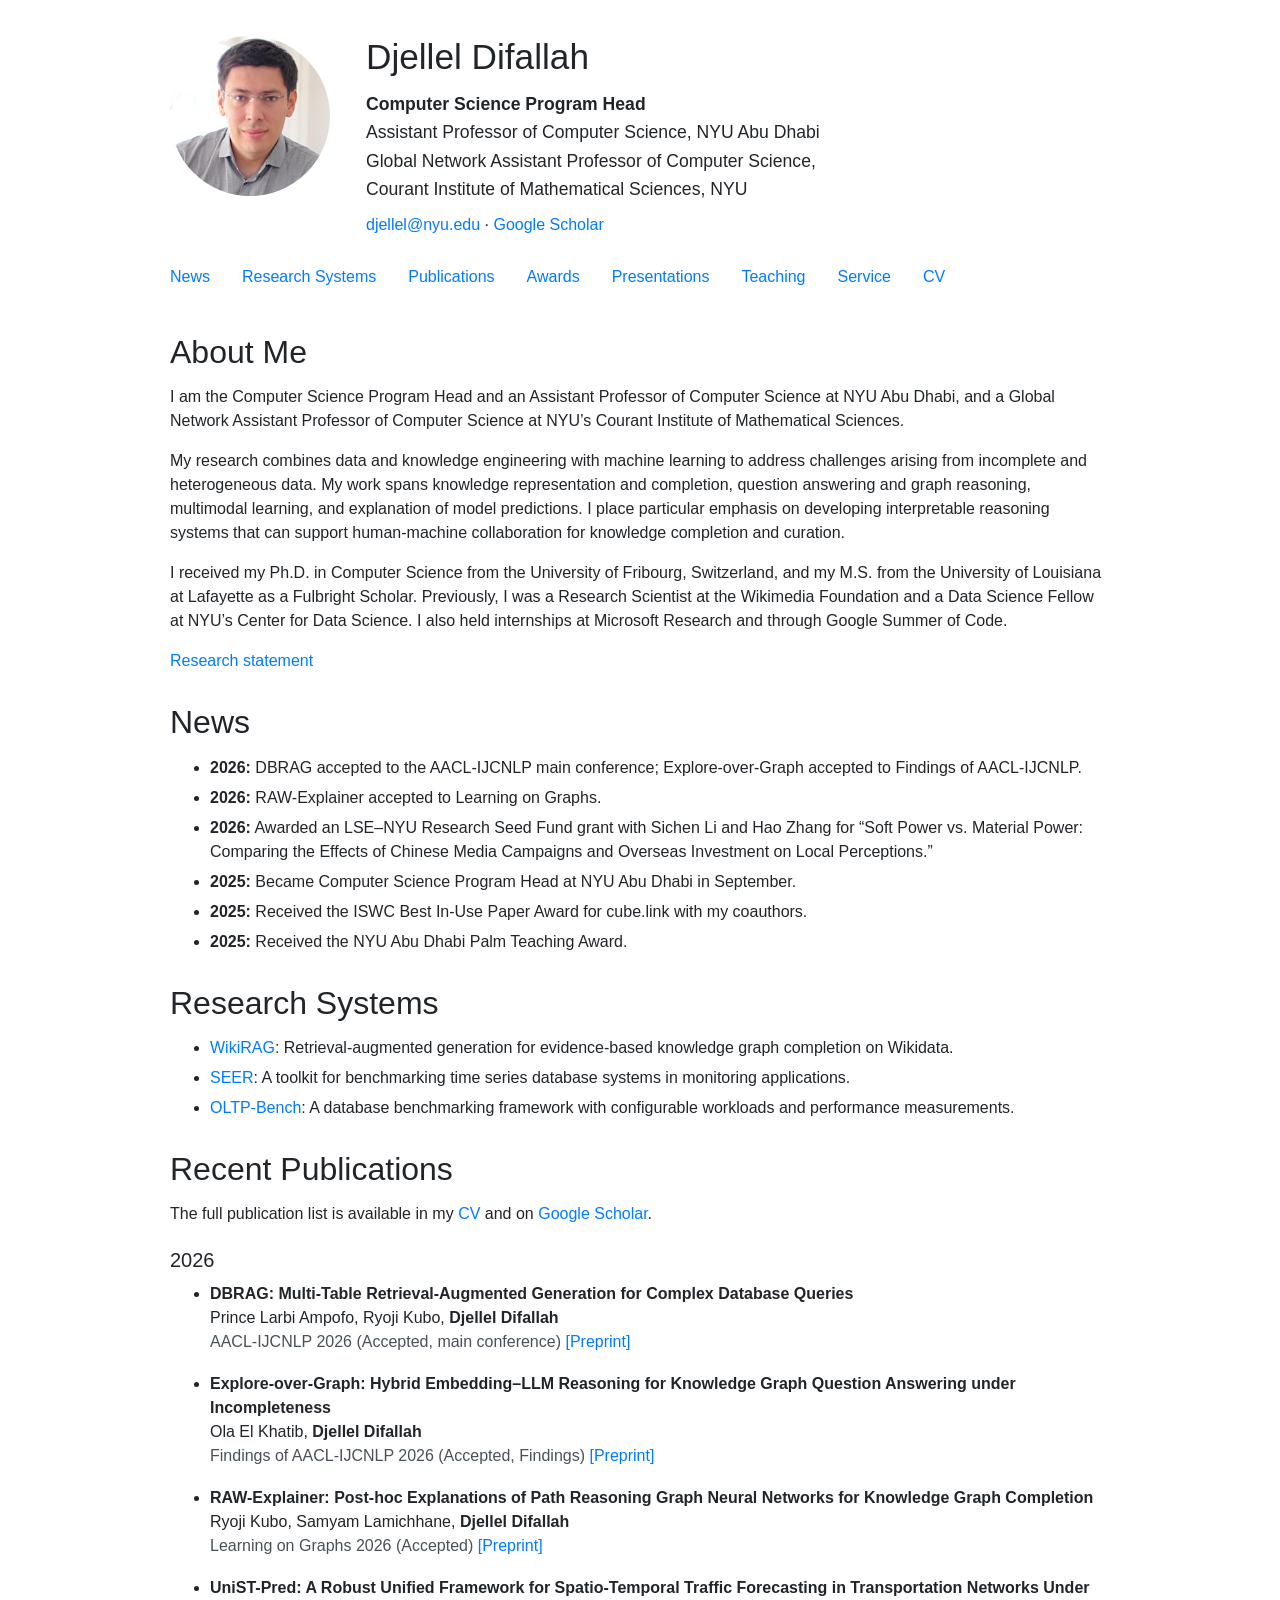
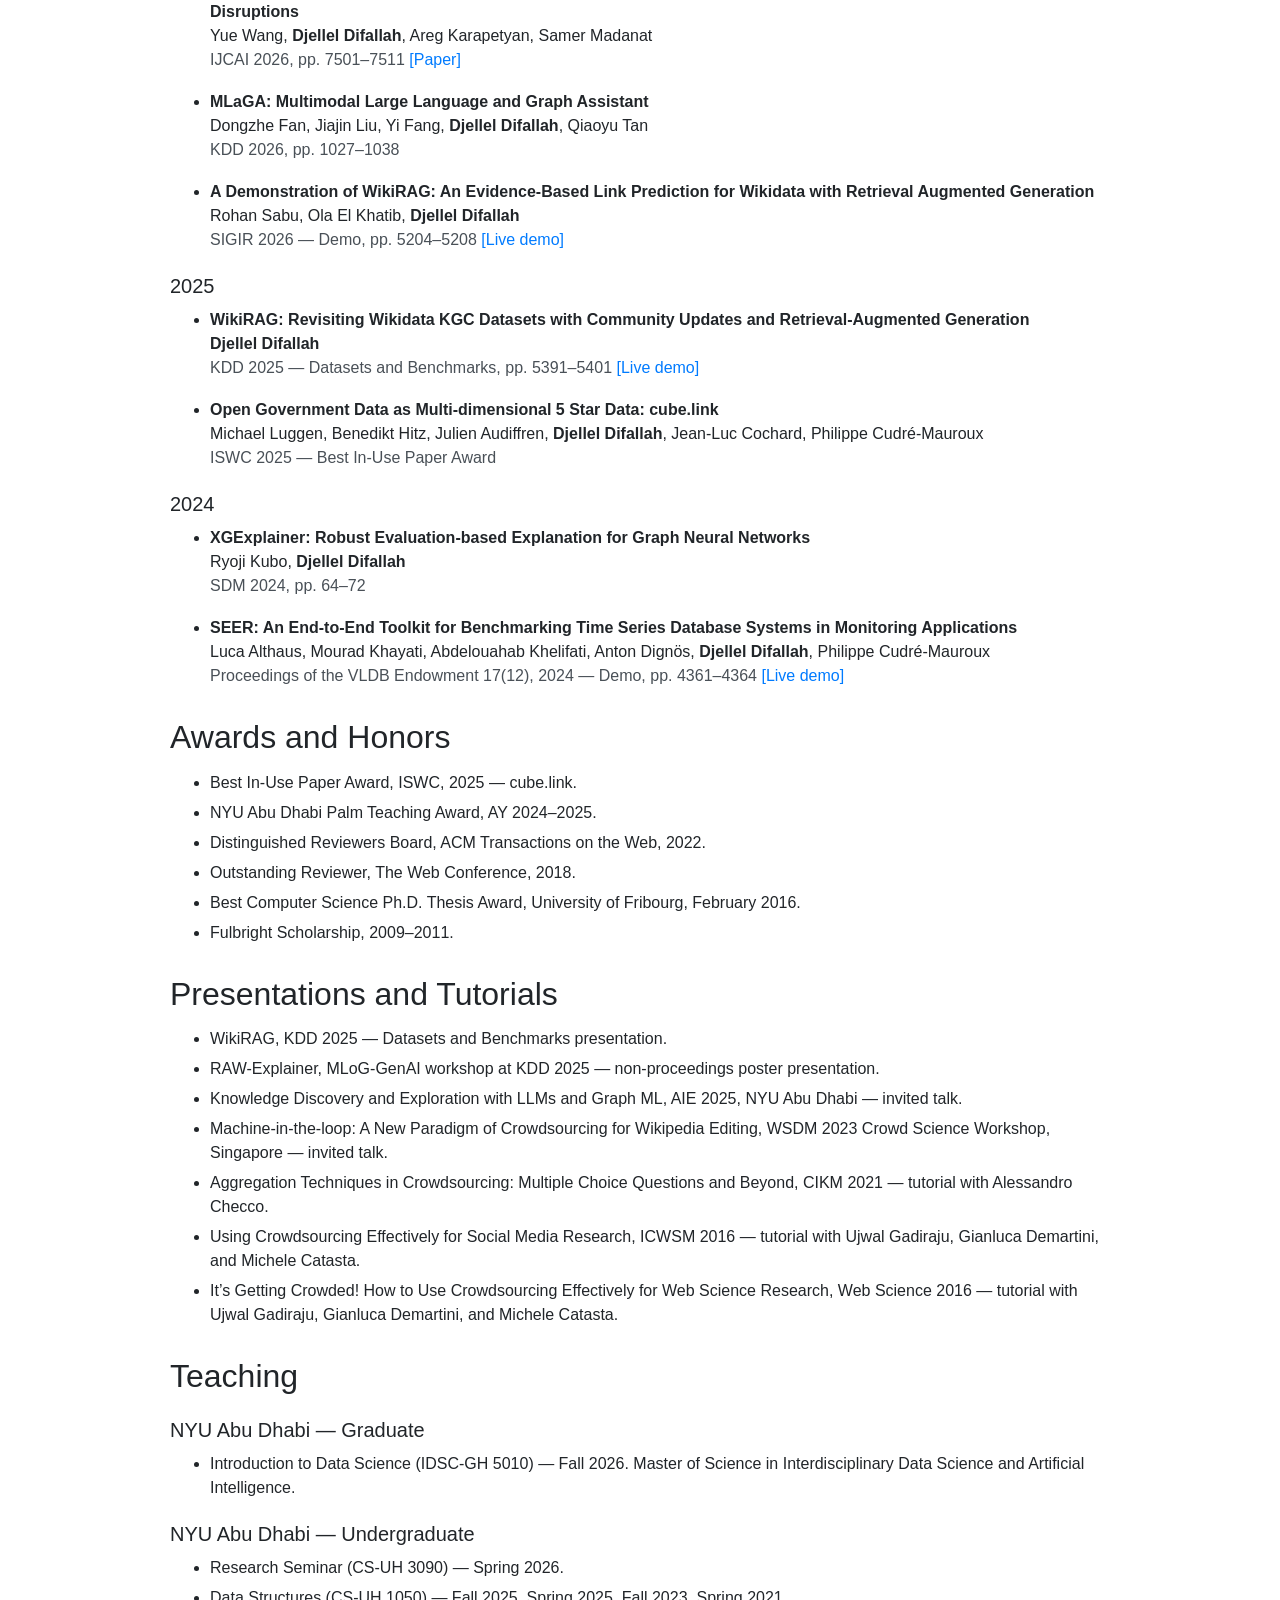
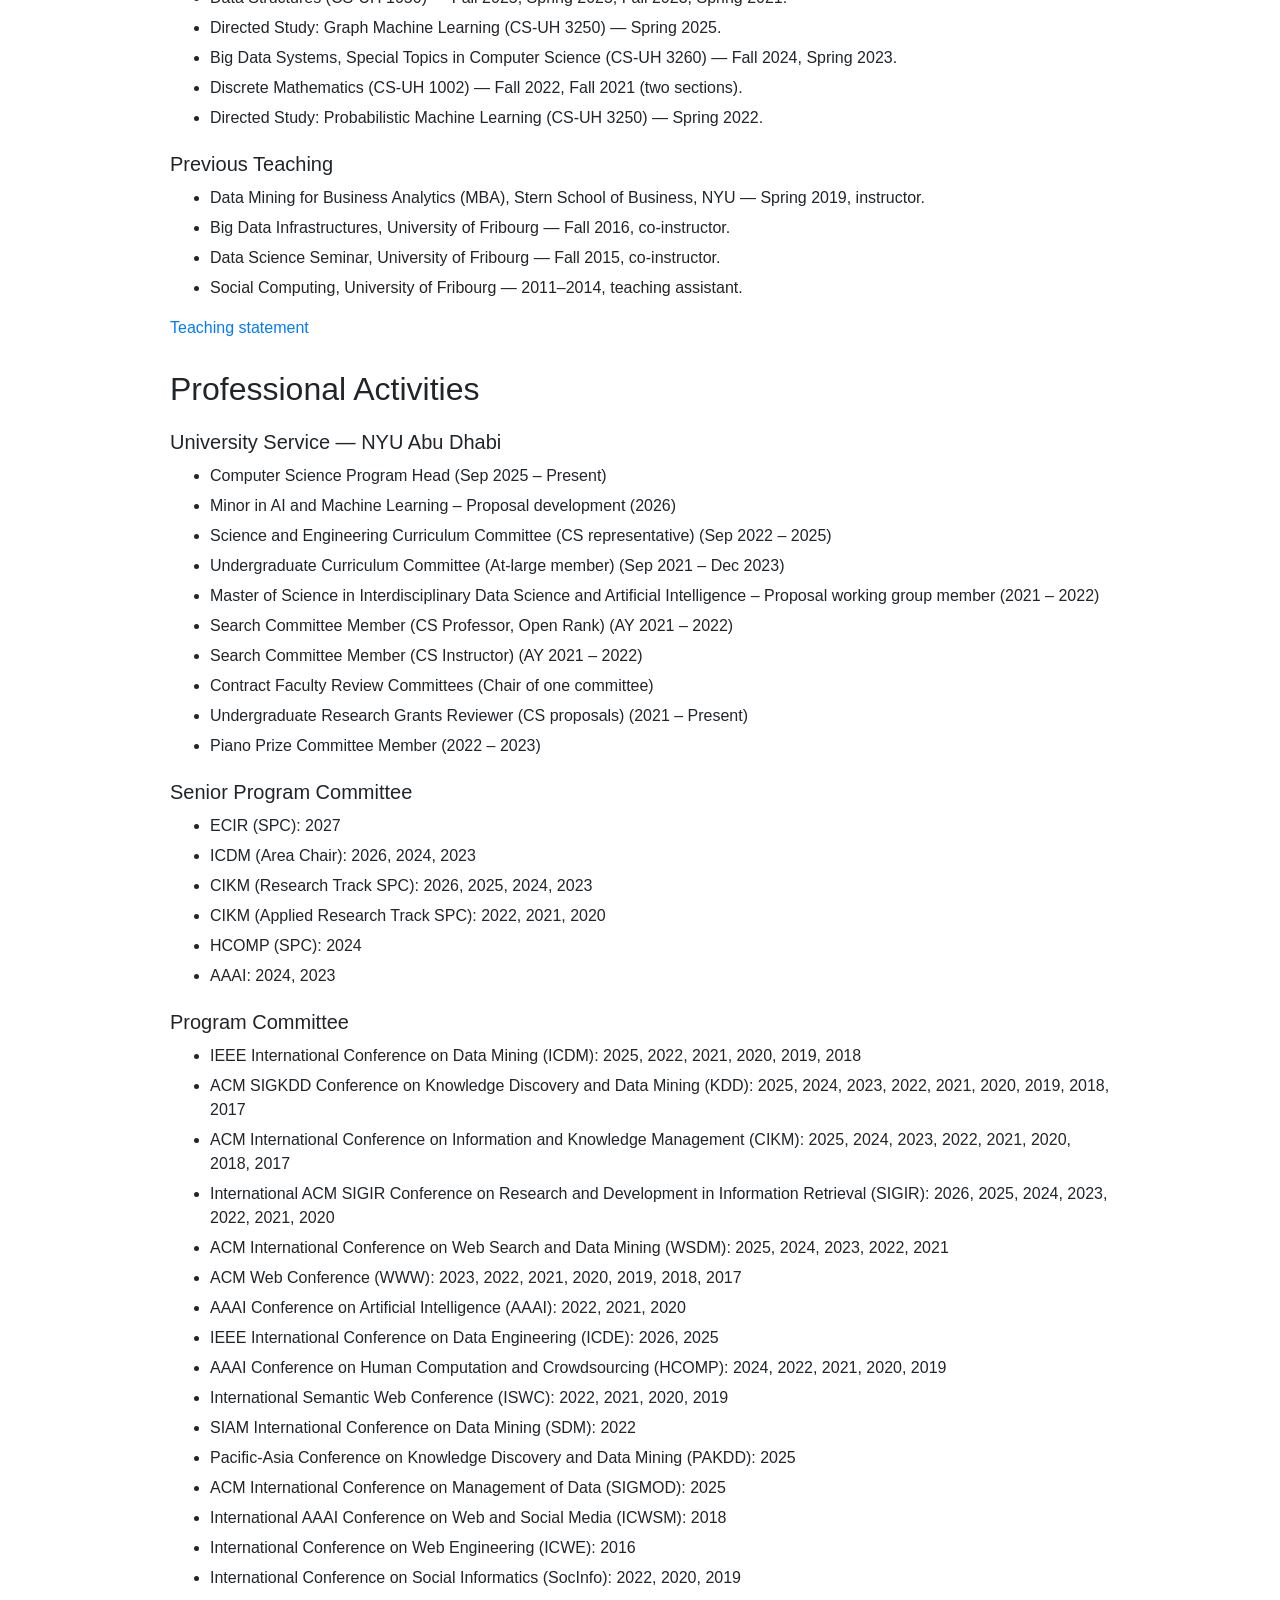
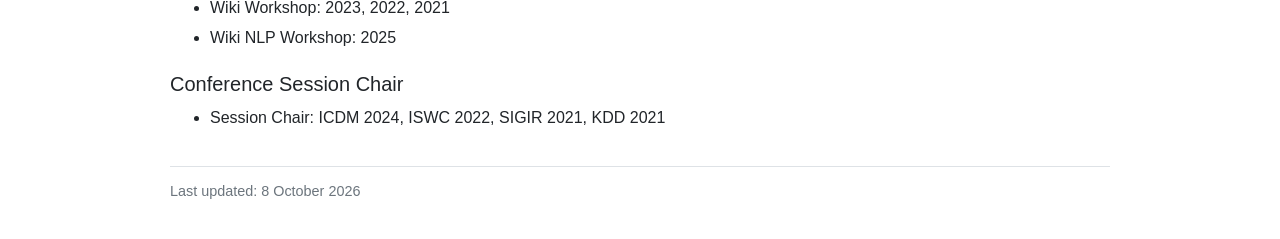
<file: index.html>
<!doctype html>
<html lang="en">
<head>
<meta charset="utf-8">
<meta name="viewport" content="width=device-width, initial-scale=1">
<meta name="description" content="Djellel Difallah, Computer Science Program Head and Assistant Professor at NYU Abu Dhabi. Research in data and knowledge engineering and machine learning.">
<title>Djellel Difallah</title>
<link rel="stylesheet" href="https://maxcdn.bootstrapcdn.com/bootstrap/4.0.0-beta/css/bootstrap.min.css" integrity="sha384-/Y6pD6FV/Vv2HJnA6t+vslU6fwYXjCFtcEpHbNJ0lyAFsXTsjBbfaDjzALeQsN6M" crossorigin="anonymous">
<style>
body { background: #fff; color: #212529; }
.wrapper { max-width: 1000px; margin: 0 auto; padding: 36px 30px; }
.profile { display: flex; align-items: flex-start; gap: 36px; margin-bottom: 20px; }
.portrait { width: 160px; height: 160px; object-fit: cover; border-radius: 50%; flex-shrink: 0; }
h1 { font-size: 2.2rem; margin-bottom: 12px; }
.appointments { font-size: 1.1rem; line-height: 1.6; margin-bottom: 10px; }
.nav { margin: 0 -16px 24px; }
section { margin-top: 30px; scroll-margin-top: 20px; }
h2 { margin-bottom: 14px; }
h3 { font-size: 1.25rem; margin: 22px 0 10px; }
li { margin-bottom: 6px; }
.publications li { margin-bottom: 18px; line-height: 1.5; }
.venue { color: #495057; }
footer { margin-top: 36px; padding-top: 14px; border-top: 1px solid #dee2e6; color: #6c757d; font-size: .9rem; }
@media (max-width: 600px) {
  .wrapper { padding: 24px 18px; }
  .profile { flex-direction: column; gap: 18px; }
  .portrait { width: 120px; height: 120px; }
  h1 { font-size: 1.9rem; }
  .nav-link { padding: 8px 12px; }
}
</style>
</head>
<body>
<div class="wrapper">
<header class="profile">
<img class="portrait" src="files/dj.jpeg" alt="Djellel Difallah">
<div>
<h1>Djellel Difallah</h1>
<p class="appointments"><strong>Computer Science Program Head</strong><br>
Assistant Professor of Computer Science, NYU Abu Dhabi<br>
Global Network Assistant Professor of Computer Science,<br>
Courant Institute of Mathematical Sciences, NYU</p>
<a href="mailto:djellel@nyu.edu">djellel@nyu.edu</a> · <a href="https://scholar.google.com/citations?user=K5d-OHEAAAAJ">Google Scholar</a>
</div>
</header>
<nav aria-label="Main navigation">
<ul class="nav">
<li class="nav-item"><a class="nav-link" href="#new">News</a></li>
<li class="nav-item"><a class="nav-link" href="#research">Research Systems</a></li>
<li class="nav-item"><a class="nav-link" href="#publications">Publications</a></li>
<li class="nav-item"><a class="nav-link" href="#awards">Awards</a></li>
<li class="nav-item"><a class="nav-link" href="#talks">Presentations</a></li>
<li class="nav-item"><a class="nav-link" href="#teaching">Teaching</a></li>
<li class="nav-item"><a class="nav-link" href="#service">Service</a></li>
<li class="nav-item"><a class="nav-link" href="files/Difallah_CV_Full.pdf">CV</a></li>
</ul>
</nav>
<main>
<section id="bio">
<h2>About Me</h2>
<p>I am the Computer Science Program Head and an Assistant Professor of Computer Science at NYU Abu Dhabi, and a Global Network Assistant Professor of Computer Science at NYU’s Courant Institute of Mathematical Sciences.</p>
<p>My research combines data and knowledge engineering with machine learning to address challenges arising from incomplete and heterogeneous data. My work spans knowledge representation and completion, question answering and graph reasoning, multimodal learning, and explanation of model predictions. I place particular emphasis on developing interpretable reasoning systems that can support human-machine collaboration for knowledge completion and curation.</p>
<p>I received my Ph.D. in Computer Science from the University of Fribourg, Switzerland, and my M.S. from the University of Louisiana at Lafayette as a Fulbright Scholar. Previously, I was a Research Scientist at the Wikimedia Foundation and a Data Science Fellow at NYU’s Center for Data Science. I also held internships at Microsoft Research and through Google Summer of Code.</p>
<p><a href="files/Difallah_Research_Statement.pdf">Research statement</a></p>
</section>
<section id="new">
<h2>News</h2>
<ul>
<li><strong>2026:</strong> DBRAG accepted to the AACL-IJCNLP main conference; Explore-over-Graph accepted to Findings of AACL-IJCNLP.</li>
<li><strong>2026:</strong> RAW-Explainer accepted to Learning on Graphs.</li>
<li><strong>2026:</strong> Awarded an LSE–NYU Research Seed Fund grant with Sichen Li and Hao Zhang for “Soft Power vs. Material Power: Comparing the Effects of Chinese Media Campaigns and Overseas Investment on Local Perceptions.”</li>
<li><strong>2025:</strong> Became Computer Science Program Head at NYU Abu Dhabi in September.</li>
<li><strong>2025:</strong> Received the ISWC Best In-Use Paper Award for cube.link with my coauthors.</li>
<li><strong>2025:</strong> Received the NYU Abu Dhabi Palm Teaching Award.</li>
</ul>
</section>
<section id="research">
<h2>Research Systems</h2>
<ul>
<li><a href="https://wikirag.com/">WikiRAG</a>: Retrieval-augmented generation for evidence-based knowledge graph completion on Wikidata.</li>
<li><a href="http://srv.exascale.info:12007/">SEER</a>: A toolkit for benchmarking time series database systems in monitoring applications.</li>
<li><a href="https://github.com/oltpbenchmark/oltpbench">OLTP-Bench</a>: A database benchmarking framework with configurable workloads and performance measurements.</li>
</ul>
</section>
<section id="publications">
<h2>Recent Publications</h2>
<p>The full publication list is available in my <a href="files/Difallah_CV_Full.pdf">CV</a> and on <a href="https://scholar.google.com/citations?user=K5d-OHEAAAAJ">Google Scholar</a>.</p>
<h3>2026</h3>
<ul class="publications">
<li><strong>DBRAG: Multi-Table Retrieval-Augmented Generation for Complex Database Queries</strong><br>Prince Larbi Ampofo, Ryoji Kubo, <strong>Djellel Difallah</strong><br><span class="venue">AACL-IJCNLP 2026 (Accepted, main conference)</span> <a href="https://arxiv.org/pdf/2610.07622">[Preprint]</a></li>
<li><strong>Explore-over-Graph: Hybrid Embedding–LLM Reasoning for Knowledge Graph Question Answering under Incompleteness</strong><br>Ola El Khatib, <strong>Djellel Difallah</strong><br><span class="venue">Findings of AACL-IJCNLP 2026 (Accepted, Findings)</span> <a href="https://arxiv.org/pdf/2609.39786">[Preprint]</a></li>
<li><strong>RAW-Explainer: Post-hoc Explanations of Path Reasoning Graph Neural Networks for Knowledge Graph Completion</strong><br>Ryoji Kubo, Samyam Lamichhane, <strong>Djellel Difallah</strong><br><span class="venue">Learning on Graphs 2026 (Accepted)</span> <a href="https://arxiv.org/pdf/2506.12558">[Preprint]</a></li>
<li><strong>UniST-Pred: A Robust Unified Framework for Spatio-Temporal Traffic Forecasting in Transportation Networks Under Disruptions</strong><br>Yue Wang, <strong>Djellel Difallah</strong>, Areg Karapetyan, Samer Madanat<br><span class="venue">IJCAI 2026, pp. 7501–7511</span> <a href="https://www.ijcai.org/proceedings/2026/834">[Paper]</a></li>
<li><strong>MLaGA: Multimodal Large Language and Graph Assistant</strong><br>Dongzhe Fan, Jiajin Liu, Yi Fang, <strong>Djellel Difallah</strong>, Qiaoyu Tan<br><span class="venue">KDD 2026, pp. 1027–1038</span></li>
<li><strong>A Demonstration of WikiRAG: An Evidence-Based Link Prediction for Wikidata with Retrieval Augmented Generation</strong><br>Rohan Sabu, Ola El Khatib, <strong>Djellel Difallah</strong><br><span class="venue">SIGIR 2026 — Demo, pp. 5204–5208</span> <a href="https://wikirag.com/">[Live demo]</a></li>
</ul>
<h3>2025</h3>
<ul class="publications">
<li><strong>WikiRAG: Revisiting Wikidata KGC Datasets with Community Updates and Retrieval-Augmented Generation</strong><br><strong>Djellel Difallah</strong><br><span class="venue">KDD 2025 — Datasets and Benchmarks, pp. 5391–5401</span> <a href="https://wikirag.com/">[Live demo]</a></li>
<li><strong>Open Government Data as Multi-dimensional 5 Star Data: cube.link</strong><br>Michael Luggen, Benedikt Hitz, Julien Audiffren, <strong>Djellel Difallah</strong>, Jean-Luc Cochard, Philippe Cudré-Mauroux<br><span class="venue">ISWC 2025 — Best In-Use Paper Award</span></li>
</ul>
<h3>2024</h3>
<ul class="publications">
<li><strong>XGExplainer: Robust Evaluation-based Explanation for Graph Neural Networks</strong><br>Ryoji Kubo, <strong>Djellel Difallah</strong><br><span class="venue">SDM 2024, pp. 64–72</span></li>
<li><strong>SEER: An End-to-End Toolkit for Benchmarking Time Series Database Systems in Monitoring Applications</strong><br>Luca Althaus, Mourad Khayati, Abdelouahab Khelifati, Anton Dignös, <strong>Djellel Difallah</strong>, Philippe Cudré-Mauroux<br><span class="venue">Proceedings of the VLDB Endowment 17(12), 2024 — Demo, pp. 4361–4364</span> <a href="http://srv.exascale.info:12007/">[Live demo]</a></li>
</ul>
</section>
<section id="awards">
<h2>Awards and Honors</h2>
<ul>
<li>Best In-Use Paper Award, ISWC, 2025 — cube.link.</li>
<li>NYU Abu Dhabi Palm Teaching Award, AY 2024–2025.</li>
<li>Distinguished Reviewers Board, ACM Transactions on the Web, 2022.</li>
<li>Outstanding Reviewer, The Web Conference, 2018.</li>
<li>Best Computer Science Ph.D. Thesis Award, University of Fribourg, February 2016.</li>
<li>Fulbright Scholarship, 2009–2011.</li>
</ul>
</section>
<section id="talks">
<h2>Presentations and Tutorials</h2>
<ul>
<li>WikiRAG, KDD 2025 — Datasets and Benchmarks presentation.</li>
<li>RAW-Explainer, MLoG-GenAI workshop at KDD 2025 — non-proceedings poster presentation.</li>
<li>Knowledge Discovery and Exploration with LLMs and Graph ML, AIE 2025, NYU Abu Dhabi — invited talk.</li>
<li>Machine-in-the-loop: A New Paradigm of Crowdsourcing for Wikipedia Editing, WSDM 2023 Crowd Science Workshop, Singapore — invited talk.</li>
<li>Aggregation Techniques in Crowdsourcing: Multiple Choice Questions and Beyond, CIKM 2021 — tutorial with Alessandro Checco.</li>
<li>Using Crowdsourcing Effectively for Social Media Research, ICWSM 2016 — tutorial with Ujwal Gadiraju, Gianluca Demartini, and Michele Catasta.</li>
<li>It’s Getting Crowded! How to Use Crowdsourcing Effectively for Web Science Research, Web Science 2016 — tutorial with Ujwal Gadiraju, Gianluca Demartini, and Michele Catasta.</li>
</ul>
</section>
<section id="teaching">
<h2>Teaching</h2>
<h3>NYU Abu Dhabi — Graduate</h3>
<ul>
<li>Introduction to Data Science (IDSC-GH 5010) — Fall 2026. Master of Science in Interdisciplinary Data Science and Artificial Intelligence.</li>
</ul>
<h3>NYU Abu Dhabi — Undergraduate</h3>
<ul>
<li>Research Seminar (CS-UH 3090) — Spring 2026.</li>
<li>Data Structures (CS-UH 1050) — Fall 2025, Spring 2025, Fall 2023, Spring 2021.</li>
<li>Directed Study: Graph Machine Learning (CS-UH 3250) — Spring 2025.</li>
<li>Big Data Systems, Special Topics in Computer Science (CS-UH 3260) — Fall 2024, Spring 2023.</li>
<li>Discrete Mathematics (CS-UH 1002) — Fall 2022, Fall 2021 (two sections).</li>
<li>Directed Study: Probabilistic Machine Learning (CS-UH 3250) — Spring 2022.</li>
</ul>
<h3>Previous Teaching</h3>
<ul>
<li>Data Mining for Business Analytics (MBA), Stern School of Business, NYU — Spring 2019, instructor.</li>
<li>Big Data Infrastructures, University of Fribourg — Fall 2016, co-instructor.</li>
<li>Data Science Seminar, University of Fribourg — Fall 2015, co-instructor.</li>
<li>Social Computing, University of Fribourg — 2011–2014, teaching assistant.</li>
</ul>
<p><a href="files/Difallah_Teaching_Statement.pdf">Teaching statement</a></p>
</section>
<section id="service">
<h2>Professional Activities</h2>
<h3>University Service — NYU Abu Dhabi</h3>
<ul>
<li>Computer Science Program Head (Sep 2025 – Present)</li>
<li>Minor in AI and Machine Learning – Proposal development (2026)</li>
<li>Science and Engineering Curriculum Committee (CS representative) (Sep 2022 – 2025)</li>
<li>Undergraduate Curriculum Committee (At-large member) (Sep 2021 – Dec 2023)</li>
<li>Master of Science in Interdisciplinary Data Science and Artificial Intelligence – Proposal working group member (2021 – 2022)</li>
<li>Search Committee Member (CS Professor, Open Rank) (AY 2021 – 2022)</li>
<li>Search Committee Member (CS Instructor) (AY 2021 – 2022)</li>
<li>Contract Faculty Review Committees (Chair of one committee)</li>
<li>Undergraduate Research Grants Reviewer (CS proposals) (2021 – Present)</li>
<li>Piano Prize Committee Member (2022 – 2023)</li>
</ul>
<h3>Senior Program Committee</h3>
<ul>
<li>ECIR (SPC): 2027</li>
<li>ICDM (Area Chair): 2026, 2024, 2023</li>
<li>CIKM (Research Track SPC): 2026, 2025, 2024, 2023</li>
<li>CIKM (Applied Research Track SPC): 2022, 2021, 2020</li>
<li>HCOMP (SPC): 2024</li>
<li>AAAI: 2024, 2023</li>
</ul>
<h3>Program Committee</h3>
<ul>
<li>IEEE International Conference on Data Mining (ICDM): 2025, 2022, 2021, 2020, 2019, 2018</li>
<li>ACM SIGKDD Conference on Knowledge Discovery and Data Mining (KDD): 2025, 2024, 2023, 2022, 2021, 2020, 2019, 2018, 2017</li>
<li>ACM International Conference on Information and Knowledge Management (CIKM): 2025, 2024, 2023, 2022, 2021, 2020, 2018, 2017</li>
<li>International ACM SIGIR Conference on Research and Development in Information Retrieval (SIGIR): 2026, 2025, 2024, 2023, 2022, 2021, 2020</li>
<li>ACM International Conference on Web Search and Data Mining (WSDM): 2025, 2024, 2023, 2022, 2021</li>
<li>ACM Web Conference (WWW): 2023, 2022, 2021, 2020, 2019, 2018, 2017</li>
<li>AAAI Conference on Artificial Intelligence (AAAI): 2022, 2021, 2020</li>
<li>IEEE International Conference on Data Engineering (ICDE): 2026, 2025</li>
<li>AAAI Conference on Human Computation and Crowdsourcing (HCOMP): 2024, 2022, 2021, 2020, 2019</li>
<li>International Semantic Web Conference (ISWC): 2022, 2021, 2020, 2019</li>
<li>SIAM International Conference on Data Mining (SDM): 2022</li>
<li>Pacific-Asia Conference on Knowledge Discovery and Data Mining (PAKDD): 2025</li>
<li>ACM International Conference on Management of Data (SIGMOD): 2025</li>
<li>International AAAI Conference on Web and Social Media (ICWSM): 2018</li>
<li>International Conference on Web Engineering (ICWE): 2016</li>
<li>International Conference on Social Informatics (SocInfo): 2022, 2020, 2019</li>
<li>Wiki Workshop: 2023, 2022, 2021</li>
<li>Wiki NLP Workshop: 2025</li>
</ul>
<h3>Conference Session Chair</h3>
<ul>
<li>Session Chair: ICDM 2024, ISWC 2022, SIGIR 2021, KDD 2021</li>
</ul>

</section>
</main>
<footer>Last updated: 8 October 2026</footer>
</div>
</body>
</html>
</file>
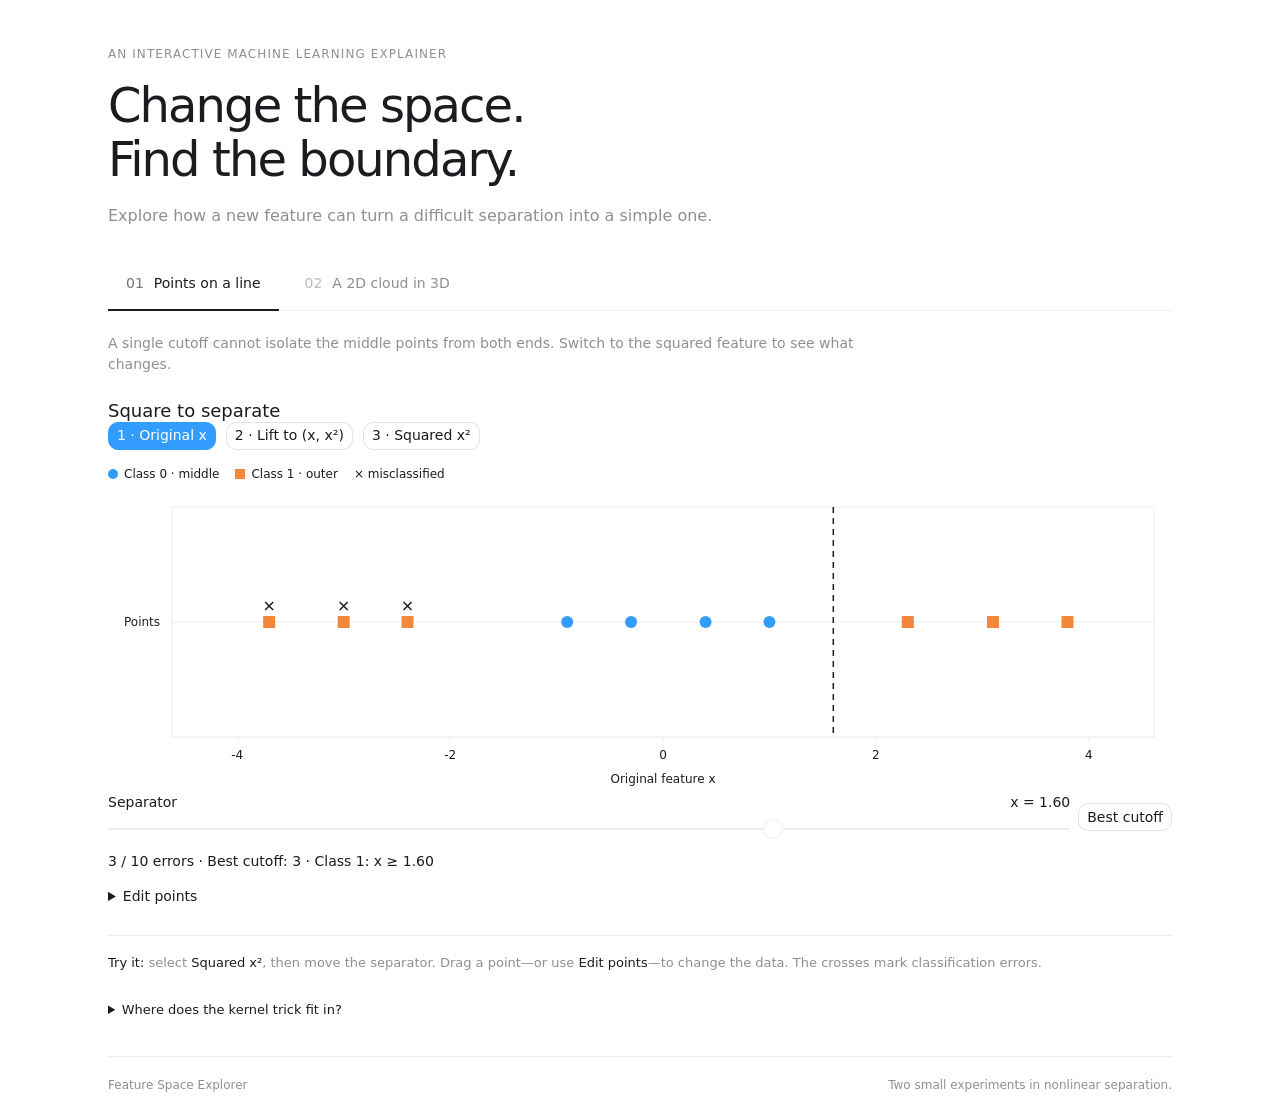
<file: demo/kernel-demo/index.html>
<!doctype html>
<html lang="en" data-visualize-standalone>
<head>
<meta charset="utf-8">
<meta name="viewport" content="width=device-width, initial-scale=1">
<meta name="referrer" content="no-referrer">
<meta http-equiv="Content-Security-Policy" content="default-src 'none'; script-src 'unsafe-inline'; style-src 'unsafe-inline'; img-src data:; base-uri 'none'; object-src 'none'">
<title>Feature Space Explorer</title>
<meta name="description" content="Two interactive demos show how nonlinear features make classes linearly separable: square a line, or lift a 2D cloud into a 3D hill.">
<meta name="theme-color" content="#ffffff">
<style>:root {
  color-scheme: light dark;
  background-color: var(
    --background,
    var(--color-background-primary, light-dark(rgb(255 255 255), rgb(24 24 24)))
  ) !important;

  /* Agent-facing contract; keep in sync with SKILL.md. */
  --background: var(
    --color-background-primary,
    light-dark(rgb(255 255 255), rgb(24 24 24))
  );
  --foreground: var(
    --color-text-primary,
    light-dark(rgb(26 28 31), rgb(255 255 255))
  );
  --card: color-mix(in oklab, var(--foreground) 5%, var(--background));
  --card-foreground: var(
    --color-text-primary,
    light-dark(rgb(26 28 31), rgb(255 255 255))
  );
  --popover: var(
    --color-background-secondary,
    light-dark(rgb(255 255 255), rgb(45 45 45))
  );
  --popover-foreground: var(
    --color-text-primary,
    light-dark(rgb(26 28 31), rgb(255 255 255))
  );
  --primary: var(
    --color-text-info,
    light-dark(rgb(51 156 255), rgb(131 195 255))
  );
  --primary-foreground: var(
    --color-text-inverse,
    light-dark(rgb(255 255 255), rgb(13 13 13))
  );
  --secondary: var(
    --color-background-secondary,
    light-dark(rgb(255 255 255 / 96%), rgb(54 54 54 / 96%))
  );
  --secondary-foreground: var(
    --color-text-primary,
    light-dark(rgb(26 28 31), rgb(255 255 255))
  );
  --muted: color-mix(in srgb, var(--foreground) 10%, transparent);
  --muted-foreground: var(
    --color-text-secondary,
    light-dark(rgb(26 28 31 / 49.4%), rgb(255 255 255 / 49.8%))
  );
  --accent: var(
    --color-background-info,
    light-dark(rgb(229 242 255), rgb(13 39 63))
  );
  --accent-foreground: var(
    --color-text-info,
    light-dark(rgb(51 156 255), rgb(131 195 255))
  );
  --destructive: var(
    --color-text-warning,
    light-dark(rgb(226 85 7), rgb(255 133 73))
  );
  --border: var(
    --color-border-secondary,
    light-dark(rgb(26 28 31 / 8%), rgb(255 255 255 / 8.2%))
  );
  --input: var(
    --color-border-primary,
    light-dark(
      rgb(26 28 31 / 11.8%),
      color-mix(in oklab, rgb(0 0 0) 10%, transparent)
    )
  );
  --ring: var(
    --color-ring-primary,
    light-dark(rgb(51 156 255), rgb(131 195 255 / 76%))
  );
  --font-size-base: var(--font-text-md-size, 14px);
  --blue: light-dark(rgb(51 156 255), rgb(51 156 255));
  --orange: light-dark(rgb(226 85 7), rgb(251 106 34));
  --green: light-dark(rgb(0 162 64), rgb(64 201 119));
  --red: light-dark(rgb(224 46 42), rgb(255 103 100));
  --purple: light-dark(rgb(146 79 247), rgb(173 123 249));
  --yellow: light-dark(rgb(255 195 0), rgb(255 210 64));
  --viz-series-1: var(--primary);
  --viz-series-2: light-dark(rgb(243 136 59), rgb(245 154 86));
  --viz-series-3: light-dark(rgb(93 201 119), rgb(116 213 139));
  --viz-series-4: light-dark(rgb(235 119 177), rgb(240 143 192));
  --viz-series-5: light-dark(rgb(155 121 236), rgb(170 145 239));
  --viz-series-6: light-dark(rgb(58 185 177), rgb(90 203 194));

  /* Internal implementation variables; not part of the agent contract. */
  --font-sans: -apple-system, system-ui, "Segoe UI", sans-serif;
  --font-mono:
    ui-monospace, SFMono-Regular, "SF Mono", Menlo, Consolas, "Liberation Mono",
    monospace;
  --font-size-normal: max(11px, var(--font-size-base));
  --font-size-tooltip: calc(var(--font-size-base) - 1px);
  --font-size-small: max(11px, calc(var(--font-size-base) - 2px));
  --font-size-h1: calc(var(--font-size-normal) * 1.7142857143);
  --font-size-h2: calc(var(--font-size-normal) * 1.4285714286);
  --font-size-h3: calc(var(--font-size-normal) * 1.2857142857);
  --font-weight-normal: 430;
  --font-weight-medium: 500;
  --icon-size: 16px;
  --line-height-normal: calc(var(--font-size-normal) * 1.5);
  --line-height-tooltip: calc(var(--font-size-tooltip) * 1.4285714286);
  --line-height-small: calc(var(--font-size-small) + 4px);
  --corner-shape: round;
  --radius: var(--border-radius-lg, 10px);
  --radius-sm: calc(var(--radius) * 0.6);
  --radius-md: calc(var(--radius) * 0.8);
  --radius-lg: var(--radius);
  --radius-2xl: calc(var(--radius) * 1.6);
  --radius-full: 9999px;
  --shadow-sm: 0 1px 2px -1px rgb(0 0 0 / 8%);
  --checkmark-image: url("data:image/svg+xml,%3Csvg xmlns='http://www.w3.org/2000/svg' viewBox='0 0 17 17'%3E%3Cpath d='M12.8961 3.64101C13.1297 3.41418 13.4984 3.37523 13.7779 3.56581C14.0571 3.75635 14.1554 4.11331 14.0299 4.41347L13.9615 4.53847L7.71151 13.7045C7.59411 13.8767 7.4063 13.9877 7.19881 14.0072C6.99136 14.0267 6.78564 13.9533 6.63826 13.806L2.88826 10.056L2.79842 9.9457C2.6192 9.67407 2.64927 9.30496 2.88826 9.06581C3.12738 8.82669 3.49647 8.79676 3.76815 8.97597L3.8785 9.06581L7.03084 12.2182L12.8053 3.74941L12.8961 3.64101Z'/%3E%3C/svg%3E");

  /* Legacy aliases; not part of the current agent contract. */
  --viz-bg: transparent;
  --viz-panel: var(--card);
  --viz-border: var(--border);
  --viz-text: var(--foreground);
  --viz-muted: var(--muted-foreground);
  --viz-accent: var(--primary);
  --viz-accent-text: var(--primary-foreground);
  --viz-accent-bg: var(--accent);
  --viz-font-size: var(--font-size-base);
  --viz-warning: var(--destructive);
}

:root[data-theme="light"] {
  color-scheme: light;
}

:root[data-theme="dark"] {
  color-scheme: dark;
}

* {
  box-sizing: border-box;
}

html > body {
  /* Preserve MCP aliases for older inline renderers without creating :root cycles. */
  --color-background-primary: var(
    --background,
    light-dark(rgb(255 255 255), rgb(24 24 24))
  );
  --color-text-primary: var(
    --foreground,
    light-dark(rgb(26 28 31), rgb(255 255 255))
  );
  --color-border-secondary: var(
    --border,
    light-dark(rgb(26 28 31 / 8%), rgb(255 255 255 / 8.2%))
  );

  margin: 0;
  padding: var(--visualize-paint-gutter, 0px);
  color: var(--foreground);
  background: transparent !important;
  font-family: var(--font-sans) !important;
  font-size: var(--font-size-normal);
  font-weight: var(--font-weight-normal);
  line-height: var(--line-height-normal);
}

a {
  color: color-mix(in srgb, var(--viz-accent) 80%, var(--viz-text) 20%);
  cursor: pointer;
  font-weight: var(--font-weight-medium, 500);
  text-decoration: none;
  text-underline-offset: 2px;
}

a:is(:hover, :focus-visible) {
  text-decoration-line: underline;
  text-decoration-style: dashed;
  text-decoration-thickness: 0.5px;
}

h1,
h2,
h3,
h4,
h5,
h6,
p {
  margin-block: 0;
}

h1 {
  font-size: var(--font-size-h1);
  font-weight: var(--font-weight-medium);
  line-height: 1.25;
}

h2 {
  font-size: var(--font-size-h2);
  font-weight: var(--font-weight-medium);
  line-height: 1.25;
}

h3,
h4,
h5,
h6 {
  font-size: var(--font-size-h3);
  font-weight: var(--font-weight-medium);
  line-height: 1.3;
}

b,
strong,
th {
  font-weight: var(--font-weight-medium);
}

code:not(pre code) {
  display: inline;
  padding: 1px 6px;
  border-radius: var(--radius-sm);
  corner-shape: var(--corner-shape);
  background: var(--muted);
  font-family: var(--font-mono);
  font-size: 0.92em;
  overflow-wrap: anywhere;
  -webkit-box-decoration-break: clone;
  box-decoration-break: clone;
  word-break: break-word;
}

.table-responsive {
  width: 100%;
  overflow-x: auto;
  scrollbar-width: thin;
}

.table {
  width: 100%;
  border-collapse: collapse;
  color: var(--foreground);
  font: inherit;
  text-align: start;
}

.table :is(th, td) {
  padding-block: 10px;
  padding-inline: 0 24px;
  overflow-wrap: anywhere;
  border-bottom: 1px solid var(--border);
  text-align: start;
  vertical-align: top;
}

.table-responsive > .table :is(th, td) {
  overflow-wrap: break-word;
}

.table :is(th, td):last-child {
  padding-inline-end: 0;
}

.table :is(caption, thead th) {
  font-weight: 600;
}

.table thead th {
  padding-block: 8px;
  border-bottom-color: color-mix(in srgb, var(--foreground) 16%, transparent);
}

.table tbody tr:last-child :is(th, td) {
  border-bottom: 0;
}

.table.table-sm :is(th, td) {
  padding-block: 6px;
}

.table.table-sm :is(th, td):not(:last-child) {
  padding-inline-end: 16px;
}

.table :is(.text-end, [align="right"]) {
  text-align: end;
  font-variant-numeric: tabular-nums;
}

.table :is(.text-center, [align="center"]) {
  text-align: center;
}

.table .text-nowrap {
  white-space: nowrap;
}

#widget {
  display: flex;
  flex-direction: column;
  gap: 12px;
  width: 100%;
  padding: 0;
  background: transparent !important;
}

.card {
  min-width: 0;
  padding: 12px;
  overflow: hidden;
  overflow-wrap: break-word;
  border-radius: var(--radius-2xl);
  corner-shape: var(--corner-shape);
  color: var(--card-foreground);
  background: var(--card);
}

#widget > :not(.card, .progress) {
  width: 100% !important;
  max-width: none !important;
  margin: 0 !important;
  padding: 0 !important;
  border: 0 !important;
  border-radius: 0 !important;
  background: transparent !important;
  box-shadow: none !important;
}

.tooltip {
  position: fixed;
  z-index: 50;
  top: 0;
  left: 0;
  width: max-content;
  max-width: min(
    20rem,
    var(--tooltip-available-width, calc(100vw - 10px)),
    calc(100vw - 10px)
  );
  max-height: min(
    var(--tooltip-available-height, calc(100vh - 10px)),
    calc(100vh - 10px)
  );
  padding: 4px 8px;
  border: 1px solid var(--border);
  border-radius: var(--radius-lg);
  corner-shape: var(--corner-shape);
  color: var(--popover-foreground);
  background: var(--popover);
  box-shadow: none;
  font-size: var(--font-size-tooltip);
  line-height: var(--line-height-tooltip);
  overflow-wrap: break-word;
  white-space: normal;
  pointer-events: none;
  user-select: none;
}

.viz-grid {
  display: grid;
  grid-template-columns: repeat(auto-fit, minmax(max(180px, 24%), 1fr));
  gap: 10px;
}

.viz-stat {
  display: flex;
  flex-direction: column;
  gap: 2px;
}

.viz-stat-value {
  font-size: var(--font-size-h2);
  font-weight: var(--font-weight-medium);
  line-height: 1.25;
}

.viz-row {
  display: flex;
  flex-wrap: wrap;
  align-items: center;
  gap: 10px;
}

hr {
  width: 100%;
  height: 1px;
  margin-block: 6px;
  border: 0;
  background: var(--border);
}

.nav {
  display: flex;
  min-width: 0;
  align-items: center;
  gap: 4px;
}

.progress {
  display: flex;
  height: 8px;
  margin-block: calc((var(--line-height-normal, 1.5em) - 8px) / 2);
  overflow: hidden;
  border: 0;
  border-radius: var(--radius-full);
  background: var(--muted);
}

.progress-bar:only-child {
  border-radius: var(--radius-full);
}

.progress-bar {
  height: 100%;
  flex-shrink: 0;
  border: 0;
  background: var(--viz-series-1);
}

.viz-badge {
  padding: 3px 8px;
  border-radius: var(--radius-full);
  color: var(--accent-foreground);
  background: var(--accent);
  font-weight: var(--font-weight-medium);
}

small,
.text-small,
.viz-badge {
  font-size: var(--font-size-small);
  line-height: var(--line-height-small);
}

.text-muted {
  color: var(--muted-foreground);
}

.tabular-nums {
  font-variant-numeric: tabular-nums;
}

.sr-only {
  position: absolute;
  width: 1px;
  height: 1px;
  padding: 0;
  overflow: hidden;
  clip: rect(0, 0, 0, 0);
  white-space: nowrap;
  border: 0;
}

.viz-controls {
  display: flex;
  flex-wrap: wrap;
  align-items: center;
  gap: 8px;
}

.viz-controls > .form-label {
  display: grid;
  min-width: min(100%, 260px);
  flex: 1 1 280px;
  grid-template-columns: minmax(0, 1fr) auto;
  align-items: baseline;
  gap: 2px 12px;
  margin-bottom: 0;
}

.viz-controls > .form-label > :is(.form-control, .form-range, .form-select) {
  grid-column: 1 / -1;
}

.btn,
.nav-link,
.form-check-input,
.form-control,
.form-range,
.form-select {
  font: inherit;
}

.btn,
.nav-link {
  appearance: button;
  display: inline-flex;
  inline-size: fit-content;
  max-inline-size: 100%;
  min-height: 28px;
  align-items: center;
  justify-content: center;
  gap: 4px;
  margin: 0;
  padding: 0 8px;
  -webkit-app-region: no-drag;
  border: 1px solid var(--input);
  border-radius: var(--radius-lg);
  corner-shape: var(--corner-shape);
  color: var(--secondary-foreground);
  background: var(--secondary);
  cursor: var(--cursor-interaction, pointer);
  text-align: center;
  text-decoration: none;
  white-space: nowrap;
  user-select: none;
  -webkit-font-smoothing: antialiased;
}

.btn:is(.btn-block, .viz-tile) {
  inline-size: 100%;
}

.btn.viz-tile {
  min-width: 0;
  overflow-wrap: anywhere;
  white-space: normal;
}

a.btn {
  cursor: pointer;
  text-decoration: none;
}

.btn:not(:disabled):hover,
.nav-link:not(:disabled):not([aria-disabled="true"]):hover {
  background: color-mix(in srgb, var(--foreground) 6%, var(--secondary));
}

.btn-primary {
  border-color: transparent;
  color: var(--primary-foreground);
  background: var(--foreground);
  background-clip: padding-box;
}

.btn-primary .text-muted {
  color: color-mix(in srgb, var(--primary-foreground) 50%, transparent);
}

.btn-primary:not(:disabled):hover {
  background: color-mix(in srgb, var(--foreground) 80%, transparent);
  background-clip: padding-box;
}

.btn-ghost {
  border-color: transparent;
  color: var(--muted-foreground);
  background: transparent;
}

.btn-ghost:not(:disabled):hover {
  color: var(--foreground);
  background: color-mix(in srgb, var(--foreground) 6%, var(--secondary));
}

.nav-pills .nav-link {
  min-width: 0;
  border-color: transparent;
  color: var(--muted-foreground);
  background: transparent;
}

.nav-justified .nav-link {
  flex: 1 1 0;
  overflow-wrap: anywhere;
  white-space: normal;
}

.nav-pills .nav-link.active {
  color: var(--foreground);
  background: var(--muted);
}

.btn:disabled,
.nav-link:disabled,
.nav-link[aria-disabled="true"] {
  cursor: not-allowed;
  opacity: 0.4;
}

[data-lucide] {
  stroke-width: 1.6;
}

.form-label {
  display: block;
  margin-bottom: 6px;
  color: var(--foreground);
}

.form-control {
  display: block;
  width: 100%;
  min-height: 28px;
  padding: 0 8px;
  outline: none;
  border: 1px solid var(--input);
  border-radius: var(--radius-lg);
  corner-shape: var(--corner-shape);
  color: var(--foreground);
  background: var(--secondary);
}

.form-control::placeholder {
  color: var(--muted-foreground);
}

.form-control[type="file"] {
  padding: 0;
  overflow: hidden;
  cursor: var(--cursor-interaction, pointer);
}

.form-control[type="file"]::file-selector-button {
  min-height: 26px;
  margin-right: 8px;
  padding: 0 8px;
  border: 0;
  border-right: 1px solid var(--input);
  color: var(--secondary-foreground);
  background: var(--secondary);
  cursor: inherit;
  font: inherit;
}

.form-control[type="file"]:not(:disabled):hover::file-selector-button {
  background: color-mix(in srgb, var(--foreground) 6%, var(--secondary));
}

.form-control-color[type="color"] {
  width: 40px;
  height: 28px;
  padding: 3px;
  cursor: var(--cursor-interaction, pointer);
}

.form-control-color[type="color"]::-webkit-color-swatch-wrapper {
  padding: 0;
}

.form-control-color[type="color"]::-webkit-color-swatch {
  border: 0;
  border-radius: calc(var(--radius-lg) - 4px);
  corner-shape: var(--corner-shape);
}

textarea.form-control {
  height: auto;
  min-height: 72px;
  padding: 8px 10px;
  resize: vertical;
}

.form-control:focus-visible {
  border-color: var(--ring);
  box-shadow: inset 0 0 0 1px var(--ring);
}

.form-control:disabled,
.form-select:disabled {
  cursor: not-allowed;
  opacity: 0.4;
}

.form-select {
  appearance: none;
  display: block;
  width: 100%;
  min-height: 28px;
  margin: 0;
  padding: 0 32px 0 8px;
  outline: none;
  border: 1px solid var(--input);
  border-radius: var(--radius-lg);
  corner-shape: var(--corner-shape);
  color: var(--foreground);
  background-color: var(--secondary);
  background-image:
    linear-gradient(45deg, transparent 50%, var(--muted-foreground) 50%),
    linear-gradient(135deg, var(--muted-foreground) 50%, transparent 50%);
  background-position:
    calc(100% - 14px) 50%,
    calc(100% - 10px) 50%;
  background-repeat: no-repeat;
  background-size: 4px 4px;
  cursor: var(--cursor-interaction, default);
}

.form-select:not(:disabled):hover {
  background-color: color-mix(in srgb, var(--foreground) 6%, var(--secondary));
}

.form-select:focus-visible {
  border-color: var(--ring);
  box-shadow: inset 0 0 0 1px var(--ring);
}

.form-check {
  display: flex;
  min-height: 20px;
  align-items: center;
  gap: 6px;
}

.form-check-input {
  appearance: none;
  width: 14px;
  height: 14px;
  flex: 0 0 auto;
  margin: 0;
  border: 1px solid var(--input);
  color: var(--primary-foreground);
  background-color: transparent;
  cursor: var(--cursor-interaction, default);
  transition:
    background-color 150ms,
    border-color 150ms,
    box-shadow 150ms;
}

.form-check:not(.form-switch) .form-check-input[type="checkbox"] {
  border-color: var(--input);
  border-radius: var(--radius-sm);
  corner-shape: var(--corner-shape);
  background-color: var(--secondary);
  box-shadow: var(--shadow-sm);
}

.form-check:not(.form-switch)
  .form-check-input:not(:disabled):not(:checked):hover {
  background-color: var(--card);
}

.form-check:not(.form-switch) .form-check-input[type="checkbox"]:checked {
  border-color: var(--primary);
  background-color: var(--primary);
}

.form-check:not(.form-switch)
  .form-check-input[type="checkbox"]:checked::before {
  display: block;
  width: 100%;
  height: 100%;
  background: var(--primary-foreground);
  content: "";
  mask: var(--checkmark-image) center / 12px 12px no-repeat;
}

.form-check-input[type="radio"] {
  width: 14px;
  height: 14px;
  border-radius: var(--radius-full);
}

.form-check-input[type="radio"]:checked {
  border: 2px solid var(--primary);
  background:
    radial-gradient(circle, var(--primary-foreground) 0 2.5px, transparent 3px),
    var(--primary);
}

.form-check:not(.form-switch) .form-check-input:focus-visible {
  outline: 2px solid var(--ring);
  outline-offset: 2px;
}

.form-check:not(.form-switch) .form-check-input:disabled {
  cursor: not-allowed;
  pointer-events: none;
}

.form-check:not(.form-switch) .form-check-input:disabled + .form-check-label {
  cursor: not-allowed;
}

.form-switch .form-check-input:disabled,
.form-switch .form-check-input:disabled + .form-check-label {
  cursor: not-allowed;
  opacity: 0.6;
}

.form-check-label {
  color: var(--foreground);
  cursor: var(--cursor-interaction, default);
}

.form-switch .form-check-input {
  position: relative;
  width: 32px;
  height: 20px;
  border: 0;
  border-radius: var(--radius-full);
  background: var(--muted);
  box-shadow: none;
  transition: background-color 200ms cubic-bezier(0, 0, 0.2, 1);
}

.form-switch .form-check-input::before {
  position: absolute;
  top: 50%;
  left: 0;
  width: 16px;
  height: 16px;
  box-sizing: border-box;
  border: 1px solid light-dark(var(--primary-foreground), var(--foreground));
  border-radius: var(--radius-full);
  background: light-dark(var(--primary-foreground), var(--foreground));
  box-shadow: var(--shadow-sm);
  content: "";
  transform: translate(2px, -50%);
  transition: transform 200ms cubic-bezier(0, 0, 0.2, 1);
}

.form-switch .form-check-input:checked {
  background: var(--primary);
}

.form-switch .form-check-input:checked::before {
  transform: translate(14px, -50%);
}

.form-switch .form-check-input:focus-visible {
  box-shadow: 0 0 0 2px var(--ring);
}

.form-range {
  appearance: none;
  display: block;
  width: 100%;
  height: 28px;
  flex: 1;
  margin: 0;
  padding: 0;
  outline: none;
  border: 0;
  accent-color: var(--primary);
  background: linear-gradient(
      color-mix(in srgb, var(--foreground) 7%, transparent),
      color-mix(in srgb, var(--foreground) 7%, transparent)
    )
    center / 100% 2px no-repeat;
}

.form-range::-webkit-slider-runnable-track {
  height: 28px;
  background: transparent;
}

.form-range::-webkit-slider-thumb {
  appearance: none;
  width: 20px;
  height: 20px;
  margin-top: 4px;
  border: 1px solid var(--border);
  border-radius: var(--radius-full);
  background: light-dark(var(--primary-foreground), var(--foreground));
}

.form-range:focus-visible::-webkit-slider-thumb {
  border-color: var(--ring);
  box-shadow: inset 0 0 0 1px var(--ring);
}

.form-range::-moz-range-track {
  height: 28px;
  background: transparent;
}

.form-range::-moz-range-thumb {
  width: 20px;
  height: 20px;
  border: 1px solid var(--border);
  border-radius: var(--radius-full);
  background: light-dark(var(--primary-foreground), var(--foreground));
}

.form-range:focus-visible::-moz-range-thumb {
  border-color: var(--ring);
  box-shadow: inset 0 0 0 1px var(--ring);
}

.form-range:disabled {
  cursor: not-allowed;
  opacity: 0.4;
}

.btn:not(.btn-primary, .viz-tile):is(
  [aria-pressed="true"],
  [aria-selected="true"],
  .is-selected
) {
  border-color: var(--primary);
  color: var(--primary-foreground);
  background: var(--primary);
}

.btn.viz-tile:is([aria-pressed="true"], [aria-selected="true"], .is-selected) {
  border-color: var(--primary);
  box-shadow: inset 0 0 0 1px var(--primary);
}

.btn:focus-visible,
.nav-link:focus-visible {
  outline: 2px solid var(--ring);
  outline-offset: 2px;
}

@media (pointer: coarse) {
  .btn,
  .nav-link,
  .form-control,
  .form-select {
    min-width: 44px;
    min-height: 44px;
  }

  /* Keep small-screen WebKit from zooming when a text field receives focus. */
  .form-control,
  .form-select {
    font-size: max(16px, var(--font-size-normal));
  }

  .form-control[type="file"]::file-selector-button {
    min-width: 44px;
    min-height: 44px;
  }

  .form-control-color[type="color"] {
    width: 44px;
    height: 44px;
  }

  .form-control:is(
    [type="date"],
    [type="datetime-local"],
    [type="month"],
    [type="time"],
    [type="week"]
  ) {
    min-width: 0;
    max-width: 100%;
    padding-block: 8px;
  }

  .form-check {
    min-height: 44px;
    padding-inline: 15px;
  }

  .form-check-input {
    position: relative;
  }

  .form-check-input::after {
    position: absolute;
    top: 50%;
    left: 50%;
    width: 44px;
    height: 44px;
    content: "";
    transform: translate(-50%, -50%);
  }

  .form-check-label {
    display: inline-flex;
    min-width: 44px;
    min-height: 44px;
    align-items: center;
  }

  .form-range {
    height: 44px;
    touch-action: pan-y;
  }

  .form-range::-webkit-slider-runnable-track {
    height: 44px;
  }

  .form-range::-moz-range-track {
    height: 44px;
  }

  .form-range::-webkit-slider-thumb {
    margin-top: 12px;
  }
}

svg {
  display: block;
  max-width: 100%;
  height: auto;
}

#widget > svg {
  width: 100%;
}

/* Model-authored chart rules can otherwise stretch icons after these styles load. */
svg.lucide {
  display: block;
  width: var(--icon-size) !important;
  height: var(--icon-size) !important;
  flex: none;
  margin: 0 !important;
  stroke-width: 1.6;
}

.text-warning,
.text-destructive {
  color: var(--destructive);
}

html>body{padding:0}</style>
</head>
<body>
<main id="feature-explorer">
  <header class="site-intro">
    <p class="eyebrow">An interactive machine learning explainer</p>
    <h1>Change the space.<br>Find the boundary.</h1>
    <p class="site-deck">Explore how a new feature can turn a difficult separation into a simple one.</p>
  </header>
  <nav class="demo-tabs" role="tablist" aria-label="Choose a feature transformation">
    <button type="button" id="line-tab" role="tab" aria-controls="line-panel" aria-selected="true" tabindex="0"><span class="tab-number">01</span><span>Points on a line</span></button>
    <button type="button" id="hill-tab" role="tab" aria-controls="hill-panel" aria-selected="false" tabindex="-1"><span class="tab-number">02</span><span>A 2D cloud in 3D</span></button>
  </nav>
  <section id="line-panel" class="demo-panel" role="tabpanel" aria-labelledby="line-tab">
    <p class="demo-intro">A single cutoff cannot isolate the middle points from both ends. Switch to the squared feature to see what changes.</p>
    <div id="square-demo">
  <h3>Square to separate</h3>
  <div class="viz-row" aria-label="Feature space">
    <button type="button" class="btn" data-mode="original" aria-pressed="true">1 · Original x</button>
    <button type="button" class="btn" data-mode="lifted" aria-pressed="false">2 · Lift to (x, x²)</button>
    <button type="button" class="btn" data-mode="squared" aria-pressed="false">3 · Squared x²</button>
  </div>
  <div class="sq-legend text-small"><span><i class="sq-zero"></i>Class 0 · middle</span><span><i class="sq-one"></i>Class 1 · outer</span><span>× misclassified</span></div>
  <div class="sq-plot"><svg class="sq-svg" role="img" aria-label="Binary classification points and an adjustable linear separator"></svg></div>
  <div class="viz-controls">
    <label class="form-label">Separator <span class="sq-boundary tabular-nums"></span><input class="form-range sq-threshold" type="range" min="-4.1" max="4.1" step="0.01" value="1.6"></label>
    <button class="btn sq-best" type="button">Best cutoff</button>
  </div>
  <div class="sq-result tabular-nums" aria-live="polite"></div>
  <details class="sq-editor">
    <summary>Edit points</summary>
    <div class="viz-controls">
      <label class="form-label">Point<select class="form-select sq-select" aria-label="Point to move"></select></label>
      <label class="form-label">Position x <span class="sq-value tabular-nums"></span><input class="form-range sq-position" type="range" min="-4" max="4" step="0.01" value="-3.7"></label>
    </div>
  </details>
  <span class="sr-only">Drag points to move them, or use Edit points. Drag the dashed separator or use its slider. A cross marks a misclassified point.</span>
</div>
<style>
#square-demo { width:100%; }
#square-demo .sq-legend { display:flex;flex-wrap:wrap;gap:16px;margin-top:16px; }
#square-demo .sq-legend span { display:inline-flex;align-items:center;gap:6px; }
#square-demo .sq-legend i { display:inline-block;width:10px;height:10px; }
#square-demo .sq-zero { background:var(--viz-series-1);border-radius:50%; }
#square-demo .sq-one { background:var(--viz-series-2); }
#square-demo .sq-svg { display:block;width:100%;height:310px;overflow:visible;touch-action:none; }
#square-demo .sq-svg text { fill:var(--foreground);font-size:12px; }
#square-demo .sq-editor { margin-top:14px; }
#square-demo .sq-result { margin-top:8px; }
#square-demo summary { cursor:pointer; }
#square-demo .sq-mark { cursor:ew-resize; }
#square-demo .sq-line-hit { cursor:ew-resize; }
#square-demo .sq-editor .viz-controls { margin-top:10px; }
</style>
<script>
(() => {
 const root=document.getElementById('square-demo');
 const svg=root.querySelector('.sq-svg'), threshold=root.querySelector('.sq-threshold');
 const select=root.querySelector('.sq-select'), position=root.querySelector('.sq-position');
 const points=[-3.7,-3,-2.4,-.9,-.3,.4,1,2.3,3.1,3.8].map((x,i)=>({x,c:i<3||i>6?1:0,id:i+1}));
 let mode='original', cutoff=1.6, direction=1, selected=0, geometry, drag=null, frame=0, animatedPixels=null, lastPixels=[];
 let shown=points.map(p=>({a:p.x,b:0}));
 const NS='http://www.w3.org/2000/svg';
 const el=(tag,attrs={},parent=svg)=>{const n=document.createElementNS(NS,tag);for(const [k,v] of Object.entries(attrs))n.setAttribute(k,v);parent.appendChild(n);return n;};
 const label=(x,y,value,attrs={})=>{const n=el('text',{x,y,...attrs});n.textContent=value;return n;};
 const feature=p=>mode==='original'?p.x:p.x*p.x;
 const error=(t,d)=>points.filter(p=>(d===1?feature(p)>=t:feature(p)<=t)!==Boolean(p.c)).length;
 function optimum(){
   const vals=[...new Set(points.map(feature))].sort((a,b)=>a-b);
   const candidates=[vals[0]-.01,...vals.slice(1).map((v,i)=>(v+vals[i])/2),vals[vals.length-1]+.01];
   let best={n:Infinity,t:cutoff,d:direction};
   for(const t of candidates)for(const d of [1,-1]){const n=error(t,d);if(n<best.n)best={n,t,d};}
   return best;
 }
 function updateText(){
   const n=error(cutoff,direction), best=optimum();
   const f=mode==='original'?'x':'x²';
   root.querySelector('.sq-boundary').textContent=`${f} = ${cutoff.toFixed(2)}`;
   root.querySelector('.sq-result').textContent=`${n} / ${points.length} errors · Best cutoff: ${best.n} · Class 1: ${f} ${direction===1?'≥':'≤'} ${cutoff.toFixed(2)}`;
   svg.setAttribute('aria-label',`${mode} feature space. ${n} of ${points.length} points misclassified. Best possible cutoff has ${best.n} errors.`);
   root.querySelector('.sq-value').textContent=points[selected].x.toFixed(2);
   position.value=points[selected].x;
 }
 function draw(){
   const w=Math.max(280,root.querySelector('.sq-plot').getBoundingClientRect().width),h=310;
   svg.setAttribute('viewBox',`0 0 ${w} ${h}`);svg.replaceChildren();
   const left=64,right=w-18,top=25,bottom=255;
   const square=mode==='squared', lifted=mode==='lifted';
   const xDomain=square?[-.9,17.4]:[-4.5,4.5],yDomain=[-1.2,17.4];
   const X=x=>left+12+(x-xDomain[0])/(xDomain[1]-xDomain[0])*(right-left-24);
   const Y=y=>bottom-12-(y-yDomain[0])/(yDomain[1]-yDomain[0])*(bottom-top-24);
   const baseline=lifted?Y(0):top+(bottom-top)/2;
   const pointY=b=>lifted?Y(b):baseline;
   geometry={X,Y,baseline,left,right,top,bottom,invertX:x=>xDomain[0]+(x-left-12)/(right-left-24)*(xDomain[1]-xDomain[0]),invertY:y=>yDomain[0]+(bottom-12-y)/(bottom-top-24)*(yDomain[1]-yDomain[0])};
   el('rect',{x:left,y:top,width:right-left,height:bottom-top,fill:'none',stroke:'var(--border)','data-chart-frame':''});
   if(lifted){
     for(const t of [0,4,8,12,16]){el('line',{x1:left,y1:Y(t),x2:right,y2:Y(t),stroke:'var(--border)'});label(left-10,Y(t)+4,t,{'text-anchor':'end'});}
     label(19,(top+bottom)/2,'x²',{'class':'axis-title','data-axis':'y'});
     let path='';for(let i=0;i<=100;i++){const x=-4+8*i/100;path+=`${i?'L':'M'}${X(x)},${Y(x*x)} `;}
     el('path',{d:path,fill:'none',stroke:'var(--border)','stroke-width':2});
   }else{
     label(16,baseline+4,'Points',{'class':'axis-title','data-axis':'y'});
   }
   el('line',{x1:left,y1:baseline,x2:right,y2:baseline,stroke:'var(--border)'});
   const ticks=square?(w<430?[0,8,16]:[0,4,8,12,16]):(w<430?[-4,0,4]:[-4,-2,0,2,4]);
   ticks.forEach(t=>{el('line',{x1:X(t),x2:X(t),y1:bottom,y2:bottom+5,stroke:'var(--border)'});label(X(t),bottom+22,t,{'text-anchor':'middle'});});
   label((left+right)/2,301,square?'Squared feature x²':'Original feature x',{'text-anchor':'middle','class':'axis-title','data-axis':'x'});
   const line=lifted?{x1:left,x2:right,y1:Y(cutoff),y2:Y(cutoff)}:{x1:X(cutoff),x2:X(cutoff),y1:top,y2:bottom};
   el('line',{...line,stroke:'var(--foreground)','stroke-width':1.5,'stroke-dasharray':'6 5'});
   const hit=el('line',{...line,stroke:'transparent','stroke-width':32,'class':'sq-line-hit','data-chart-hit':''});
   hit.style.cursor=lifted?'ns-resize':'ew-resize';
   hit.addEventListener('pointerdown',e=>startDrag(e,'line'));
   lastPixels=[];
   points.forEach((p,i)=>{
     const v=shown[i],x=animatedPixels?animatedPixels[i].x:X(v.a),y=animatedPixels?animatedPixels[i].y:pointY(v.b), color=p.c?'var(--viz-series-2)':'var(--viz-series-1)';
     lastPixels.push({x,y});
     const group=el('g',{'class':'sq-mark','data-point':i});
     if(p.c)el('rect',{x:x-6,y:y-6,width:12,height:12,fill:color},group);
     else el('circle',{cx:x,cy:y,r:6,fill:color},group);
     const wrong=(direction===1?feature(p)>=cutoff:feature(p)<=cutoff)!==Boolean(p.c);
     if(wrong){el('path',{d:`M${x-4},${y-20}l8,8m-8,0l8,-8`,stroke:'var(--foreground)','stroke-width':1.5,fill:'none'},group);}
     const target=el('circle',{cx:x,cy:y,r:16,fill:'transparent','data-chart-hit':'','data-tooltip':`Point ${p.id} · class ${p.c} · x = ${p.x.toFixed(2)} · x² = ${(p.x*p.x).toFixed(2)}`},group);
     target.addEventListener('pointerdown',e=>startDrag(e,i));
   });
   // Drop optional labels if a compact host cannot fit them.
   const axisLabels=[...svg.querySelectorAll('text')];
   axisLabels.forEach(n=>{const box=n.getBBox();if(box.x<0||box.x+box.width>w)n.setAttribute('text-anchor',box.x<0?'start':'end');});
 }
 function targetPoints(){return points.map(p=>({a:mode==='squared'?p.x*p.x:p.x,b:mode==='lifted'?p.x*p.x:0}));}
 function render(animate=false){
   cancelAnimationFrame(frame);updateText();
   const start=lastPixels.map(p=>({...p}));shown=targetPoints();animatedPixels=null;draw();
   if(!animate||matchMedia('(prefers-reduced-motion: reduce)').matches||!start.length)return;
   const targets=lastPixels.map(p=>({...p})),time=performance.now();
   function tick(now){const t=Math.min(1,(now-time)/420),e=t*t*(3-2*t);animatedPixels=targets.map((p,i)=>({x:start[i].x+(p.x-start[i].x)*e,y:start[i].y+(p.y-start[i].y)*e}));draw();if(t<1)frame=requestAnimationFrame(tick);else animatedPixels=null;}
   frame=requestAnimationFrame(tick);
 }
 function startDrag(e,target){e.preventDefault();cancelAnimationFrame(frame);shown=targetPoints();drag=target;svg.setPointerCapture(e.pointerId);if(typeof target==='number'){selected=target;select.value=selected;updateText();}}
 svg.addEventListener('pointermove',e=>{
   if(drag===null)return;
   const rect=svg.getBoundingClientRect(),px=e.clientX-rect.left,py=e.clientY-rect.top;
   if(drag==='line'){
     cutoff=mode==='lifted'?geometry.invertY(py):geometry.invertX(px);
     cutoff=Math.max(Number(threshold.min),Math.min(Number(threshold.max),cutoff));threshold.value=cutoff;
   }else{
     let x=geometry.invertX(px);
     if(mode==='squared')x=(points[drag].x<0?-1:1)*Math.sqrt(Math.max(0,x));
     points[drag].x=Math.max(-4,Math.min(4,x));
   }
   render();
 });
 svg.addEventListener('pointerup',()=>drag=null);svg.addEventListener('pointercancel',()=>drag=null);
 root.querySelectorAll('[data-mode]').forEach(button=>button.addEventListener('click',()=>{
   const next=button.dataset.mode;if(next===mode)return;
   const previous=mode;mode=next;direction=1;
   if(mode==='original')cutoff=1.6;else if(previous==='original')cutoff=3;
   threshold.min=mode==='original'?-4.1:-.1;threshold.max=mode==='original'?4.1:16.1;threshold.value=cutoff;
   root.querySelectorAll('[data-mode]').forEach(b=>b.setAttribute('aria-pressed',b===button));render(true);
 }));
 threshold.addEventListener('input',()=>{cutoff=Number(threshold.value);render();});
 root.querySelector('.sq-best').addEventListener('click',()=>{const best=optimum();cutoff=best.t;direction=best.d;threshold.value=cutoff;render();});
 points.forEach((p,i)=>{const o=document.createElement('option');o.value=i;o.textContent=`${p.id} · Class ${p.c}`;select.appendChild(o);});
 select.addEventListener('change',()=>{selected=Number(select.value);updateText();});
 position.addEventListener('input',()=>{points[selected].x=Number(position.value);render();});
 document.addEventListener('demo:shown',()=>{if(root.getBoundingClientRect().width)render();});
 new ResizeObserver(()=>draw()).observe(root.querySelector('.sq-plot'));
 render();
})();
</script>

    <div class="lesson-note"><strong>Try it:</strong> select <strong>Squared x²</strong>, then move the separator. Drag a point—or use <strong>Edit points</strong>—to change the data. The crosses mark classification errors.</div>
  </section>
  <section id="hill-panel" class="demo-panel" role="tabpanel" aria-labelledby="hill-tab" hidden>
    <p class="demo-intro">The outer class surrounds the central class. A new height feature raises the center so a flat plane can separate them.</p>
    <div id="kernel-hill-demo">
  <div class="kh-heading"><h3>Lift the center. Separate with a plane.</h3><div class="kh-legend text-small"><span><i class="kh-square"></i>Central class</span><span><i class="kh-circle"></i>Outer class</span></div></div>
  <div class="kh-comparison">
    <section class="kh-flat"><div class="kh-caption">Original · 2D</div><svg class="kh-chart kh-original" role="img" aria-label="Red squares clustered in the center, surrounded by green circles. A single straight line cannot separate the classes."></svg></section>
    <div class="kh-arrow" aria-hidden="true"><span class="text-small">Nonlinear lift</span><span class="kh-arrow-glyph">⟶</span></div>
    <section class="kh-space"><div class="kh-caption">Lifted · 3D</div><svg class="kh-chart kh-lifted" role="img" aria-label="The central red squares rise on a smooth hill, above a horizontal decision plane. The surrounding green circles remain below it."></svg></section>
  </div>
  <div class="viz-row kh-actions"><button type="button" class="btn btn-primary kh-play">Replay lift</button><span class="kh-status text-small" aria-live="polite">Central class above · outer class below</span></div>
  <div class="viz-controls kh-controls">
    <label class="form-label">Lift <output class="kh-amount tabular-nums">100%</output><input class="form-range kh-lift" type="range" min="0" max="100" step="1" value="100"></label>
    <label class="form-label">Rotate 3D view <output class="kh-degrees tabular-nums">−32°</output><input class="form-range kh-turn" type="range" min="-180" max="180" step="1" value="-32"></label>
  </div>
  <span class="sr-only">This is a geometric feature-lifting illustration. A Gaussian-shaped third feature raises points near the origin. Replay the lift, scrub its progress, or rotate the right-hand plot by dragging or using its slider. The same 78 points appear in both plots.</span>
</div>
<style>
#kernel-hill-demo { width:100%; }
#kernel-hill-demo .kh-heading { display:flex;align-items:baseline;justify-content:space-between;gap:10px 22px;flex-wrap:wrap; }
#kernel-hill-demo .kh-legend { display:flex;gap:18px;flex-wrap:wrap; }
#kernel-hill-demo .kh-legend span { display:inline-flex;align-items:center;gap:7px; }
#kernel-hill-demo .kh-legend i { display:inline-block;width:10px;height:10px; }
#kernel-hill-demo .kh-square { background:var(--red); }
#kernel-hill-demo .kh-circle { background:var(--green);border-radius:50%; }
#kernel-hill-demo .kh-comparison { display:grid;grid-template-columns:minmax(0,1fr) 80px minmax(0,1.35fr);align-items:center;gap:0; }
#kernel-hill-demo .kh-caption { font-weight:500;margin-top:12px; }
#kernel-hill-demo .kh-chart { display:block;width:100%;height:400px; }
#kernel-hill-demo .kh-chart text { fill:var(--foreground);font-size:12px; }
#kernel-hill-demo .kh-arrow { display:flex;flex-direction:column;align-items:center;gap:6px;text-align:center; }
#kernel-hill-demo .kh-arrow-glyph { font-size:calc(var(--font-size-base) * 3);font-weight:400; }
#kernel-hill-demo .kh-lifted { touch-action:none;cursor:grab; }
#kernel-hill-demo .kh-controls { margin-top:12px; }
#kernel-hill-demo .kh-actions { margin-top:8px; }
@media(max-width:700px){
 #kernel-hill-demo .kh-comparison { grid-template-columns:minmax(0,1fr); }
 #kernel-hill-demo .kh-chart { height:310px; }
 #kernel-hill-demo .kh-arrow { flex-direction:row;justify-content:center;gap:12px; }
 #kernel-hill-demo .kh-arrow-glyph { transform:rotate(90deg); }
}
</style>
<script>
(() => {
 const root=document.getElementById('kernel-hill-demo');
 const original=root.querySelector('.kh-original'),space=root.querySelector('.kh-lifted');
 const liftInput=root.querySelector('.kh-lift'),turnInput=root.querySelector('.kh-turn');
 const points=[],golden=Math.PI*(3-Math.sqrt(5));
 for(let i=0;i<30;i++){const r=.98*Math.sqrt(i/29),a=i*golden;points.push({x:r*Math.cos(a),y:r*Math.sin(a),c:1,id:i});}
 for(let i=0;i<48;i++){const r=Math.sqrt(1.55**2+(2.5**2-1.55**2)*(i+.5)/48),a=i*golden+.35;points.push({x:r*Math.cos(a),y:r*Math.sin(a),c:0,id:i+30});}
 const height=(x,y)=>3.2*Math.exp(-.7*(x*x+y*y));
 const threshold=3.2*.32;
 let lift=1,yaw=-32,drag=null,animation=0;
 const ns='http://www.w3.org/2000/svg';
 function node(svg,tag,attrs={}){const n=document.createElementNS(ns,tag);for(const [k,v] of Object.entries(attrs))n.setAttribute(k,v);svg.appendChild(n);return n;}
 function text(svg,x,y,value,attrs={}){const n=node(svg,'text',{x,y,...attrs});n.textContent=value;return n;}
 function mark(svg,p,q,r){
   if(p.c)node(svg,'rect',{x:q.x-r,y:q.y-r,width:r*2,height:r*2,fill:'var(--red)'});
   else node(svg,'circle',{cx:q.x,cy:q.y,r,fill:'var(--green)'});
   node(svg,'circle',{cx:q.x,cy:q.y,r:16,fill:'transparent','data-chart-hit':'','data-tooltip':`${p.c?'Central':'Outer'} point · x₁ ${p.x.toFixed(2)}, x₂ ${p.y.toFixed(2)} · mapped height ${(height(p.x,p.y)*lift).toFixed(2)}`});
 }
 function originalPlot(){
   const box=original.getBoundingClientRect(),w=box.width,h=box.height;if(!w)return;
   original.setAttribute('viewBox',`0 0 ${w} ${h}`);original.replaceChildren();
   const side=Math.min(w-83,h-62),left=(w-side)/2+15,top=(h-side)/2-8;
   const X=x=>left+(x+2.9)/5.8*side,Y=y=>top+(2.9-y)/5.8*side;
   node(original,'rect',{x:left,y:top,width:side,height:side,fill:'none',stroke:'var(--border)','data-chart-frame':''});
   node(original,'line',{x1:left,y1:top+side,x2:left+side+9,y2:top+side,stroke:'var(--foreground)','stroke-width':1.3});
   node(original,'line',{x1:left,y1:top+side,x2:left,y2:top-9,stroke:'var(--foreground)','stroke-width':1.3});
   for(const v of [-2,0,2]){text(original,X(v),top+side+20,v,{'text-anchor':'middle'});text(original,left-12,Y(v)+4,v,{'text-anchor':'end'});}
   text(original,left+side/2,top+side+40,'x₁',{'text-anchor':'middle','class':'axis-title','data-axis':'x'});
   text(original,left-32,top+side/2,'x₂',{'text-anchor':'middle','class':'axis-title','data-axis':'y'});
   points.forEach(p=>mark(original,p,{x:X(p.x),y:Y(p.y)},w<350?3.6:4.5));
 }
 function liftedPlot(){
   const box=space.getBoundingClientRect(),w=box.width,h=box.height;if(!w)return;
   space.setAttribute('viewBox',`0 0 ${w} ${h}`);space.replaceChildren();
   const az=yaw*Math.PI/180,el=24*Math.PI/180;
   function rot(x,y,z){const u=x*Math.cos(az)-y*Math.sin(az),v=x*Math.sin(az)+y*Math.cos(az);return {x:u,y:-v*Math.sin(el)-z*Math.cos(el),depth:v*Math.cos(el)-z*Math.sin(el)};}
   // Fit the actual hill plus floor, plane and axes, keeping the camera fixed during lift.
   const bounds=[];
   for(let i=0;i<=24;i++)for(let j=0;j<=24;j++){const x=-2.7+i*5.4/24,y=-2.7+j*5.4/24;bounds.push(rot(x,y,height(x,y)));}
   for(const x of [-2.7,2.7])for(const y of [-2.7,2.7])bounds.push(rot(x,y,0));
   bounds.push(rot(-2.7,2.7,3.2));
   const minX=Math.min(...bounds.map(p=>p.x)),maxX=Math.max(...bounds.map(p=>p.x)),minY=Math.min(...bounds.map(p=>p.y)),maxY=Math.max(...bounds.map(p=>p.y));
   const scale=Math.min((w-50)/(maxX-minX),(h-85)/(maxY-minY));
   const cx=w/2-(minX+maxX)*scale/2,cy=(h+22)/2-(minY+maxY)*scale/2;
   const project=(x,y,z)=>{const p=rot(x,y,z);return {x:cx+p.x*scale,y:cy+p.y*scale,depth:p.depth};};
   function path(coords,attrs={}){return node(space,'path',{d:coords.map((p,i)=>`${i?'L':'M'}${p.x.toFixed(2)},${p.y.toFixed(2)}`).join(' '),fill:'none',stroke:'var(--border)','stroke-width':1,...attrs});}
   function line(a,b,attrs={}){return path([project(...a),project(...b)],attrs);}
   // Floor and axes.
   for(let i=-5;i<=5;i++){
     const v=i*.5;line([-2.7,v,0],[2.7,v,0],{opacity:.55});line([v,-2.7,0],[v,2.7,0],{opacity:.55});
   }
   line([-2.7,-2.7,0],[2.7,-2.7,0],{stroke:'var(--foreground)',opacity:.55});
   line([-2.7,-2.7,0],[-2.7,2.7,0],{stroke:'var(--foreground)',opacity:.55});
   line([-2.7,2.7,0],[-2.7,2.7,3.2],{stroke:'var(--foreground)',opacity:.35});
   // A smooth wire mesh, lifted continuously from the original plane.
   for(let i=0;i<=20;i++){
     const v=-2.6+i*5.2/20,a=[],b=[];
     for(let j=0;j<=50;j++){const u=-2.6+j*5.2/50;a.push(project(v,u,lift*height(v,u)));b.push(project(u,v,lift*height(u,v)));}
     path(a,{stroke:'var(--blue)',opacity:.28});path(b,{stroke:'var(--blue)',opacity:.28});
   }
   const ordered=points.map(p=>({...p,q:project(p.x,p.y,lift*height(p.x,p.y)),z:lift*height(p.x,p.y)})).sort((a,b)=>b.q.depth-a.q.depth);
   ordered.filter(p=>p.z<threshold).forEach(p=>mark(space,p,p.q,w<380?3.7:4.7));
   // The fixed horizontal decision plane divides the lifted classes.
   const plane=[[-1.95,-1.95],[1.95,-1.95],[1.95,1.95],[-1.95,1.95]].map(p=>project(...p,threshold));
   node(space,'polygon',{points:plane.map(p=>`${p.x},${p.y}`).join(' '),fill:'var(--foreground)','fill-opacity':.035,stroke:'var(--foreground)','stroke-width':1.5,'stroke-opacity':.7});
   ordered.filter(p=>p.z>=threshold).forEach(p=>mark(space,p,p.q,w<380?3.7:4.7));
   const right=plane.reduce((a,b)=>a.x>b.x?a:b);
   text(space,w-10,24,'Decision plane',{'text-anchor':'end'});
   path([{x:w-42,y:33},{x:right.x+5,y:right.y-5}],{stroke:'var(--foreground)',opacity:.65});
   const a=project(2.7,-2.7,0),b=project(-2.7,-2.7,0),z=project(-2.7,2.7,3.2);
   text(space,a.x,a.y+18,'x₁',{'text-anchor':'middle','class':'axis-title','data-axis':'x'});
   text(space,b.x-10,b.y+14,'x₂',{'text-anchor':'middle','class':'axis-title','data-axis':'y'});
   text(space,z.x,z.y-10,'Height',{'text-anchor':'middle','class':'axis-title','data-axis':'z'});
   const labels=[...space.querySelectorAll('text')];
   for(const n of labels){const b=n.getBBox();if(b.x<4)n.setAttribute('x',Number(n.getAttribute('x'))+4-b.x);if(b.x+b.width>w-4)n.setAttribute('x',Number(n.getAttribute('x'))+w-4-b.x-b.width);}
 }
 function ui(announce=true){
   liftInput.value=Math.round(lift*100);turnInput.value=yaw;
   root.querySelector('.kh-amount').textContent=`${Math.round(lift*100)}%`;root.querySelector('.kh-degrees').textContent=`${Math.round(yaw)}°`.replace('-','−');
   if(announce){
     const above=points.filter(p=>p.c&&lift*height(p.x,p.y)>threshold).length;
     root.querySelector('.kh-status').textContent=above===30?'Central class above · outer class below':`${above} of 30 central points above the plane`;
     space.setAttribute('aria-label',`3D Gaussian-shaped feature lift at ${Math.round(lift*100)} percent. ${above} central squares above the decision plane; all 48 outer circles below.`);
   }
 }
 root.querySelector('.kh-play').addEventListener('click',()=>{
   cancelAnimationFrame(animation);lift=0;ui();liftedPlot();const start=performance.now();
   if(matchMedia('(prefers-reduced-motion: reduce)').matches){lift=1;ui();liftedPlot();return;}
   function tick(now){const t=Math.min(1,(now-start)/2300);lift=t*t*(3-2*t);ui(t===1);liftedPlot();if(t<1)animation=requestAnimationFrame(tick);}
   animation=requestAnimationFrame(tick);
 });
 liftInput.addEventListener('input',()=>{cancelAnimationFrame(animation);lift=Number(liftInput.value)/100;ui();liftedPlot();});
 turnInput.addEventListener('input',()=>{yaw=Number(turnInput.value);ui(false);liftedPlot();});
 space.addEventListener('pointerdown',e=>{e.preventDefault();drag={x:e.clientX,yaw};space.setPointerCapture(e.pointerId);space.style.cursor='grabbing';});
 space.addEventListener('pointermove',e=>{if(!drag)return;yaw=((drag.yaw+(e.clientX-drag.x)*.55+540)%360)-180;ui(false);liftedPlot();});
 const stop=()=>{drag=null;space.style.cursor='grab';};space.addEventListener('pointerup',stop);space.addEventListener('pointercancel',stop);
 document.addEventListener('demo:shown',()=>{if(root.getBoundingClientRect().width){originalPlot();liftedPlot();}});
 new ResizeObserver(()=>{originalPlot();liftedPlot();}).observe(root.querySelector('.kh-comparison'));
 ui();originalPlot();liftedPlot();
})();
</script>

    <div class="lesson-note"><strong>Try it:</strong> replay the lift, scrub the Lift slider, or drag the right-hand view to rotate. The same points appear in both views.</div>
  </section>
  <details class="kernel-note">
    <summary>Where does the kernel trick fit in?</summary>
    <p>These demos make a nonlinear feature transformation visible. A kernel lets an algorithm calculate dot products in a feature space without explicitly constructing the transformed vectors.</p>
    <p>For the squared line, φ(x) = x² and k(x, z) = (xz)². The hill uses the illustrative height h(x₁, x₂) = 3.2 exp[−0.7(x₁² + x₂²)] and a plane at h = 1.024. This three-dimensional picture is not the complete, infinite-dimensional feature space of a Gaussian RBF kernel.</p>
  </details>
  <footer class="site-footer">Feature Space Explorer <span>Two small experiments in nonlinear separation.</span></footer>
</main>
<div id="demo-tooltip" role="tooltip" hidden></div>
<noscript><p class="no-script">Enable JavaScript to use the interactive demos.</p></noscript>
<style>
:root { --red:light-dark(#df3549,#ff6e7e);--green:light-dark(#85a527,#b1cf57);--blue:light-dark(#4a90b8,#72b3da);--font-size-base:14px; }
html { scroll-behavior:smooth; }
body { margin:0; }
[hidden] { display:none !important; }
#feature-explorer { max-width:1120px;margin:0 auto;padding:44px 28px 24px; }
.site-intro { margin-bottom:32px; }
.eyebrow { font-size:12px;font-weight:500;letter-spacing:.09em;text-transform:uppercase;color:var(--muted-foreground);margin:0 0 14px; }
#feature-explorer h1 { font-size:clamp(30px,4.4vw,48px);font-weight:500;line-height:1.12;letter-spacing:-.04em;margin:0 0 18px; }
.site-deck { font-size:16px;max-width:610px;color:var(--muted-foreground);margin:0; }
.demo-tabs { display:flex;gap:8px;border-bottom:1px solid var(--border);margin-bottom:22px; }
.demo-tabs button { appearance:none;display:flex;align-items:center;gap:10px;border:0;border-bottom:2px solid transparent;background:transparent;color:var(--muted-foreground);padding:15px 18px;font:inherit;font-weight:500;cursor:pointer;margin-bottom:-1px; }
.demo-tabs button[aria-selected="true"] { color:var(--foreground);border-bottom-color:var(--foreground); }
.demo-tabs button:hover { color:var(--foreground);background:var(--muted); }
.demo-tabs button:focus-visible { outline:2px solid var(--ring);outline-offset:3px; }
.tab-number { opacity:.6;font-variant-numeric:tabular-nums; }
.demo-panel { min-width:0; }
.demo-intro { margin:0 0 24px;max-width:760px;color:var(--muted-foreground); }
.lesson-note { color:var(--muted-foreground);border-top:1px solid var(--border);margin-top:28px;padding-top:16px;font-size:13px; }
.lesson-note strong { color:var(--foreground);font-weight:500; }
.kernel-note { margin-top:26px;font-size:13px;max-width:860px; }
.kernel-note summary { cursor:pointer;font-weight:500; }
.kernel-note p { color:var(--muted-foreground);margin:12px 0; }
.site-footer { margin-top:36px;padding-top:18px;border-top:1px solid var(--border);display:flex;flex-wrap:wrap;gap:8px 24px;justify-content:space-between;color:var(--muted-foreground);font-size:12px; }
#demo-tooltip { position:fixed;z-index:10;pointer-events:none;max-width:min(280px,calc(100vw - 24px));padding:8px 10px;border-radius:6px;border:1px solid var(--border);background:var(--popover);color:var(--popover-foreground);font-size:12px;box-shadow:0 4px 14px color-mix(in srgb,var(--foreground) 9%,transparent); }
.no-script { margin:24px; }
@media(max-width:600px){
 #feature-explorer { padding:26px 16px 20px; }
 .site-intro { margin-bottom:24px; }
 .demo-tabs { gap:0; }
 .demo-tabs button { flex:1;padding:13px 8px;gap:7px;font-size:13px; }
 .demo-intro { margin-bottom:18px; }
 .site-deck { font-size:14px; }
}
@media(prefers-reduced-motion:reduce){html { scroll-behavior:auto; }}
</style>
<script>
(() => {
  const tabs=[...document.querySelectorAll('.demo-tabs [role="tab"]')];
  const tooltip=document.getElementById('demo-tooltip');
  const select=(tab,focus=false)=>{
    tabs.forEach(t=>{const active=t===tab;t.setAttribute('aria-selected',String(active));t.tabIndex=active?0:-1;document.getElementById(t.getAttribute('aria-controls')).hidden=!active;});
    tooltip.hidden=true;
    if(focus)tab.focus();
    document.dispatchEvent(new Event('demo:shown'));
  };
  tabs.forEach((tab,i)=>{
    tab.addEventListener('click',()=>select(tab));
    tab.addEventListener('keydown',event=>{
      let next;if(event.key==='ArrowRight'||event.key==='ArrowDown')next=(i+1)%tabs.length;
      else if(event.key==='ArrowLeft'||event.key==='ArrowUp')next=(i+tabs.length-1)%tabs.length;
      else if(event.key==='Home')next=0;else if(event.key==='End')next=tabs.length-1;else return;
      event.preventDefault();select(tabs[next],true);
    });
  });
  function showTip(event){
    const target=event.target.closest?.('[data-tooltip]');
    if(!target||event.buttons){tooltip.hidden=true;return;}
    tooltip.textContent=target.dataset.tooltip;tooltip.hidden=false;
    const box=tooltip.getBoundingClientRect();
    tooltip.style.left=`${Math.max(8,Math.min(innerWidth-box.width-8,event.clientX+13))}px`;
    tooltip.style.top=`${Math.max(8,Math.min(innerHeight-box.height-8,event.clientY+16))}px`;
  }
  document.addEventListener('pointermove',showTip);
  document.addEventListener('pointerdown',()=>tooltip.hidden=true);
  document.addEventListener('keydown',()=>tooltip.hidden=true);
  document.addEventListener('scroll',()=>tooltip.hidden=true,true);
  document.addEventListener('pointerout',e=>{if(!e.relatedTarget)tooltip.hidden=true;});
  select(location.hash==='#hill'?tabs[1]:tabs[0]);
})();
</script>

</body>
</html>
</file>
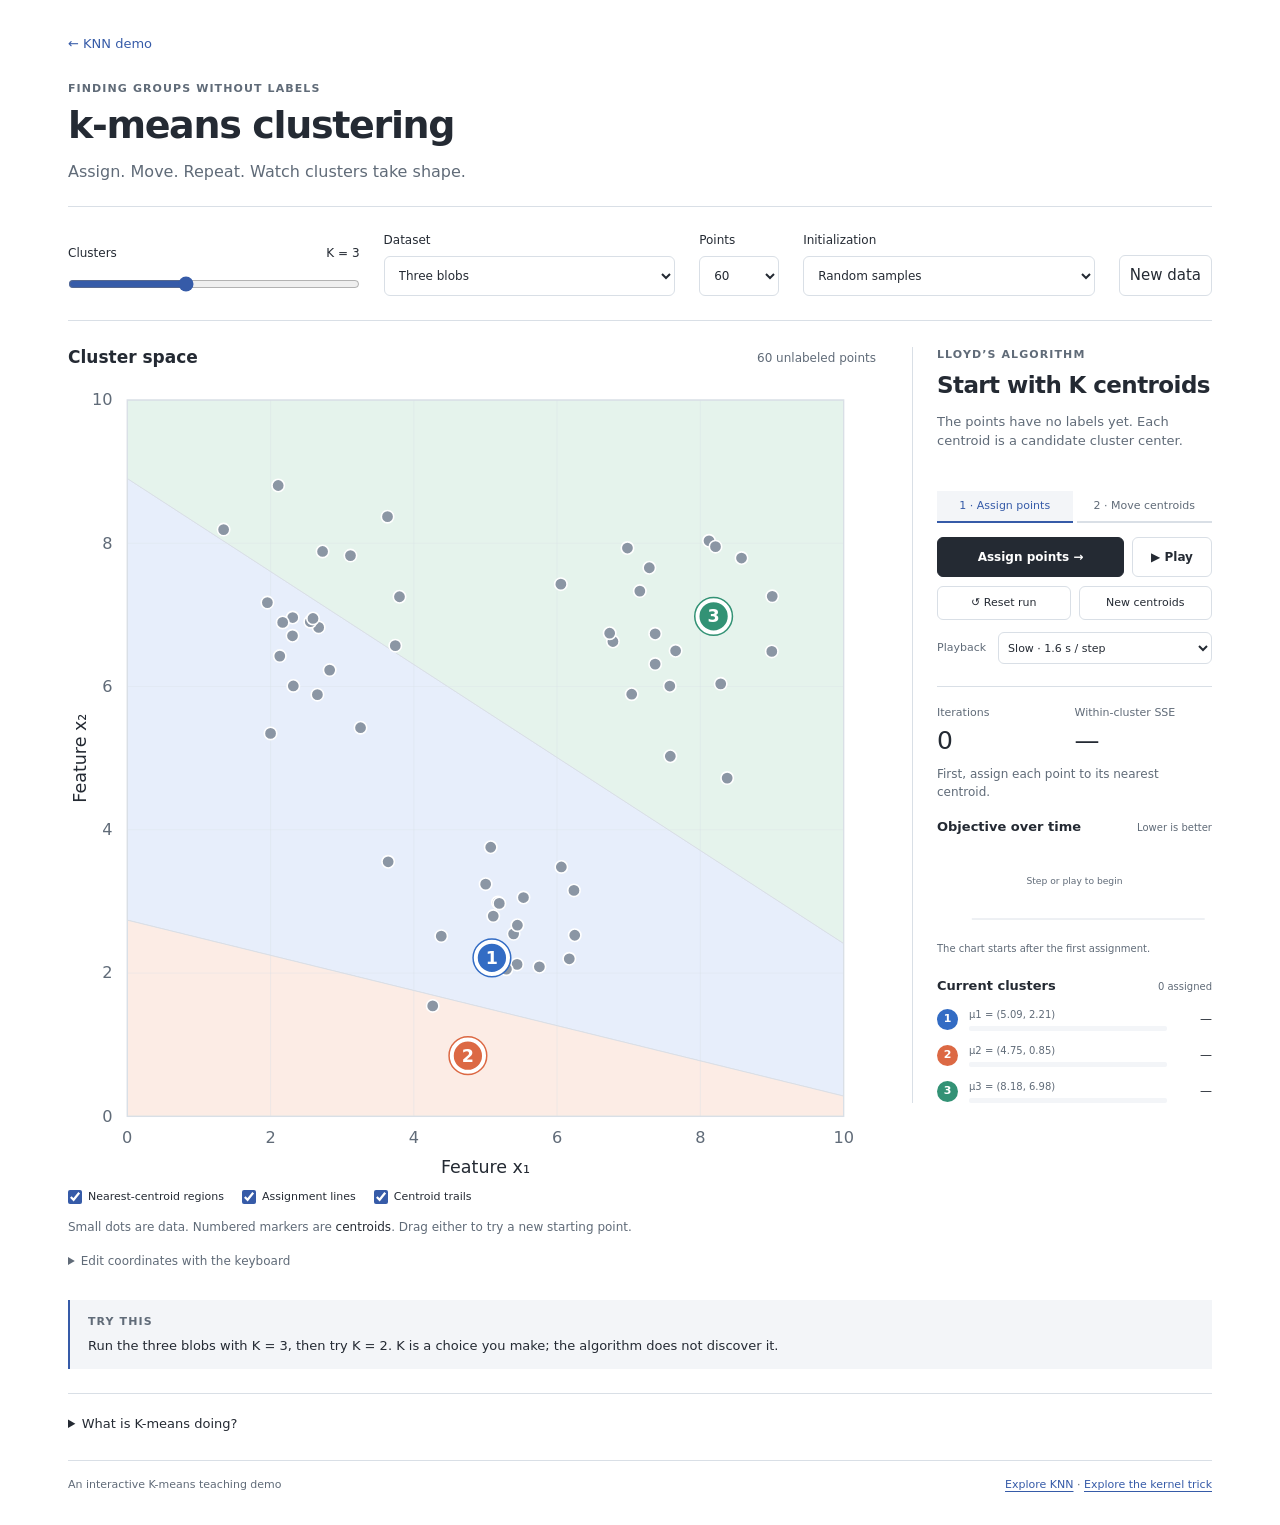
<file: demo/kmeans/index.html>
<!doctype html>
<html lang="en">
<head>
  <meta charset="utf-8">
  <meta name="viewport" content="width=device-width,initial-scale=1">
  <meta name="description" content="Explore K-means clustering step by step. Move data points and centroids, compare initializations, and watch the clustering objective decrease.">
  <title>K-Means Explorer</title>
  <link rel="stylesheet" href="style.css">
  <script defer src="model.js"></script>
  <script defer src="app.js"></script>
</head>
<body>
<main>
  <header>
    <a class="back" href="../knn/">← KNN demo</a>
    <div class="eyebrow">Finding groups without labels</div>
    <h1>k-means clustering</h1>
    <p class="intro">Assign. Move. Repeat. Watch clusters take shape.</p>
  </header>
  <section class="controls" aria-label="Clustering settings">
    <label class="k-control" for="k">Clusters <span class="value">K = <output id="k-value">3</output></span><input id="k" type="range" min="1" max="6" step="1" value="3"></label>
    <label for="dataset">Dataset<select id="dataset"><option value="blobs">Three blobs</option><option value="rings">Concentric rings</option><option value="uniform">Uniform scatter</option></select></label>
    <label for="count">Points<select id="count"><option>30</option><option selected>60</option><option>90</option><option>120</option><option>180</option></select></label>
    <label for="initialization">Initialization<select id="initialization"><option value="random">Random samples</option><option value="kmeans++">K-means++</option></select></label>
    <button id="resample" type="button">New data</button>
  </section>

  <div class="explorer">
    <section class="map-section" aria-label="Data points and centroids">
      <div class="plot-heading"><h2>Cluster space</h2><span id="plot-status" class="small">60 unlabeled points</span></div>
      <svg id="plot" viewBox="0 0 600 600" role="img" aria-labelledby="plot-title plot-desc"><title id="plot-title">K-means cluster space</title><desc id="plot-desc">Unlabeled points and numbered centroids. Step through assignment and centroid updates. The coordinate editor below provides a keyboard alternative to dragging.</desc></svg>
      <div class="plot-options"><label><input id="regions" type="checkbox" checked>Nearest-centroid regions</label><label><input id="connections" type="checkbox" checked>Assignment lines</label><label><input id="trails" type="checkbox" checked>Centroid trails</label></div>
      <p class="hint">Small dots are data. Numbered markers are <strong>centroids</strong>. Drag either to try a new starting point.</p>
      <details class="point-editor"><summary>Edit coordinates with the keyboard</summary><div class="edit-fields"><label for="edit-item">Point or centroid<select id="edit-item"></select></label><label for="edit-x">x₁<input id="edit-x" type="number" min="0" max="10" step="0.1"></label><label for="edit-y">x₂<input id="edit-y" type="number" min="0" max="10" step="0.1"></label></div></details>
    </section>

    <aside aria-label="Clustering steps and progress">
      <div class="stage-heading"><span class="eyebrow">Lloyd’s algorithm</span><h2 id="stage-title">Start with K centroids</h2><p id="stage-copy">The points have no labels yet. Each centroid is a candidate cluster center.</p></div>
      <div class="phase-strip" aria-label="Next step"><span id="phase-assign" class="active">1 · Assign points</span><span id="phase-move">2 · Move centroids</span></div>
      <div class="run-controls"><button id="step" class="primary" type="button">Assign points →</button><button id="play" type="button">▶ Play</button></div>
      <div class="secondary-controls"><button id="reset" type="button">↺ Reset run</button><button id="reseed" type="button">New centroids</button></div>
      <label class="speed-label" for="speed">Playback<select id="speed"><option value="1600" selected>Slow · 1.6 s / step</option><option value="900">Medium · 0.9 s / step</option><option value="450">Fast · 0.45 s / step</option></select></label>
      <div class="stats"><div><span class="small">Iterations</span><strong id="iterations">0</strong></div><div><span class="small">Within-cluster SSE</span><strong id="inertia">—</strong></div></div>
      <p class="small" id="progress-detail">First, assign each point to its nearest centroid.</p>
      <div class="chart-heading"><h3>Objective over time</h3><span class="small">Lower is better</span></div>
      <svg id="history" viewBox="0 0 300 108" role="img" aria-label="Within-cluster sum of squared distances at each step"></svg>
      <p id="history-note" class="small">The chart starts after the first assignment.</p>
      <div class="cluster-heading"><h3>Current clusters</h3><span class="small" id="assigned-count">0 assigned</span></div>
      <div id="clusters" aria-label="Cluster sizes and centroid coordinates"></div>
      <p id="empty-note" class="small" hidden></p>
      <span id="announcement" class="sr-only" role="status"></span>
    </aside>
  </div>

  <section class="takeaway"><span class="eyebrow">Try this</span><p id="experiment">Run the three blobs with K = 3, then try K = 2. K is a choice you make; the algorithm does not discover it.</p></section>
  <details class="explanation"><summary>What is K-means doing?</summary>
    <div class="explanation-grid"><p><strong>1. Assign points.</strong> Give each point the cluster of its closest centroid using Euclidean distance. The pale regions show which centroid is nearest at each location.</p><p><strong>2. Move centroids.</strong> Replace each centroid with the mean x₁ and mean x₂ of its assigned points. The point colors stay fixed during this step, until the next assignment.</p><p><strong>3. Repeat.</strong> Stop when an assignment step changes no labels. Each nonempty cluster has its centroid at the mean. Different starting positions can give different results.</p></div>
    <p><strong>The objective:</strong> SSE = Σᵢ ‖xᵢ − μ<sub>cᵢ</sub>‖², the sum of squared distances from each point to its assigned centroid. Each assignment or mean update can only decrease or preserve this value. It can settle at a local optimum.</p>
    <p><strong>KNN versus K-means:</strong> KNN uses labeled neighbors to predict a label. K-means groups unlabeled data. Here, K means the number of clusters.</p>
    <p class="small">K-means++ spreads starting centers by sampling in proportion to squared distance from the closest selected center; it does not guarantee the best result. Distance ties go to the lower-numbered centroid. Empty clusters keep their previous centroid. Both axes have equal scale. Changing data, K, initialization, or coordinates starts a new run; Reset run replays the same starting centers. State lasts until you reload.</p>
  </details>
  <footer><span>An interactive K-means teaching demo</span><span><a href="../knn/">Explore KNN</a> · <a href="../kernel-demo/">Explore the kernel trick</a></span></footer>
</main>
<noscript>This demo needs JavaScript to calculate clusters and draw the plot.</noscript>
</body>
</html>
</file>
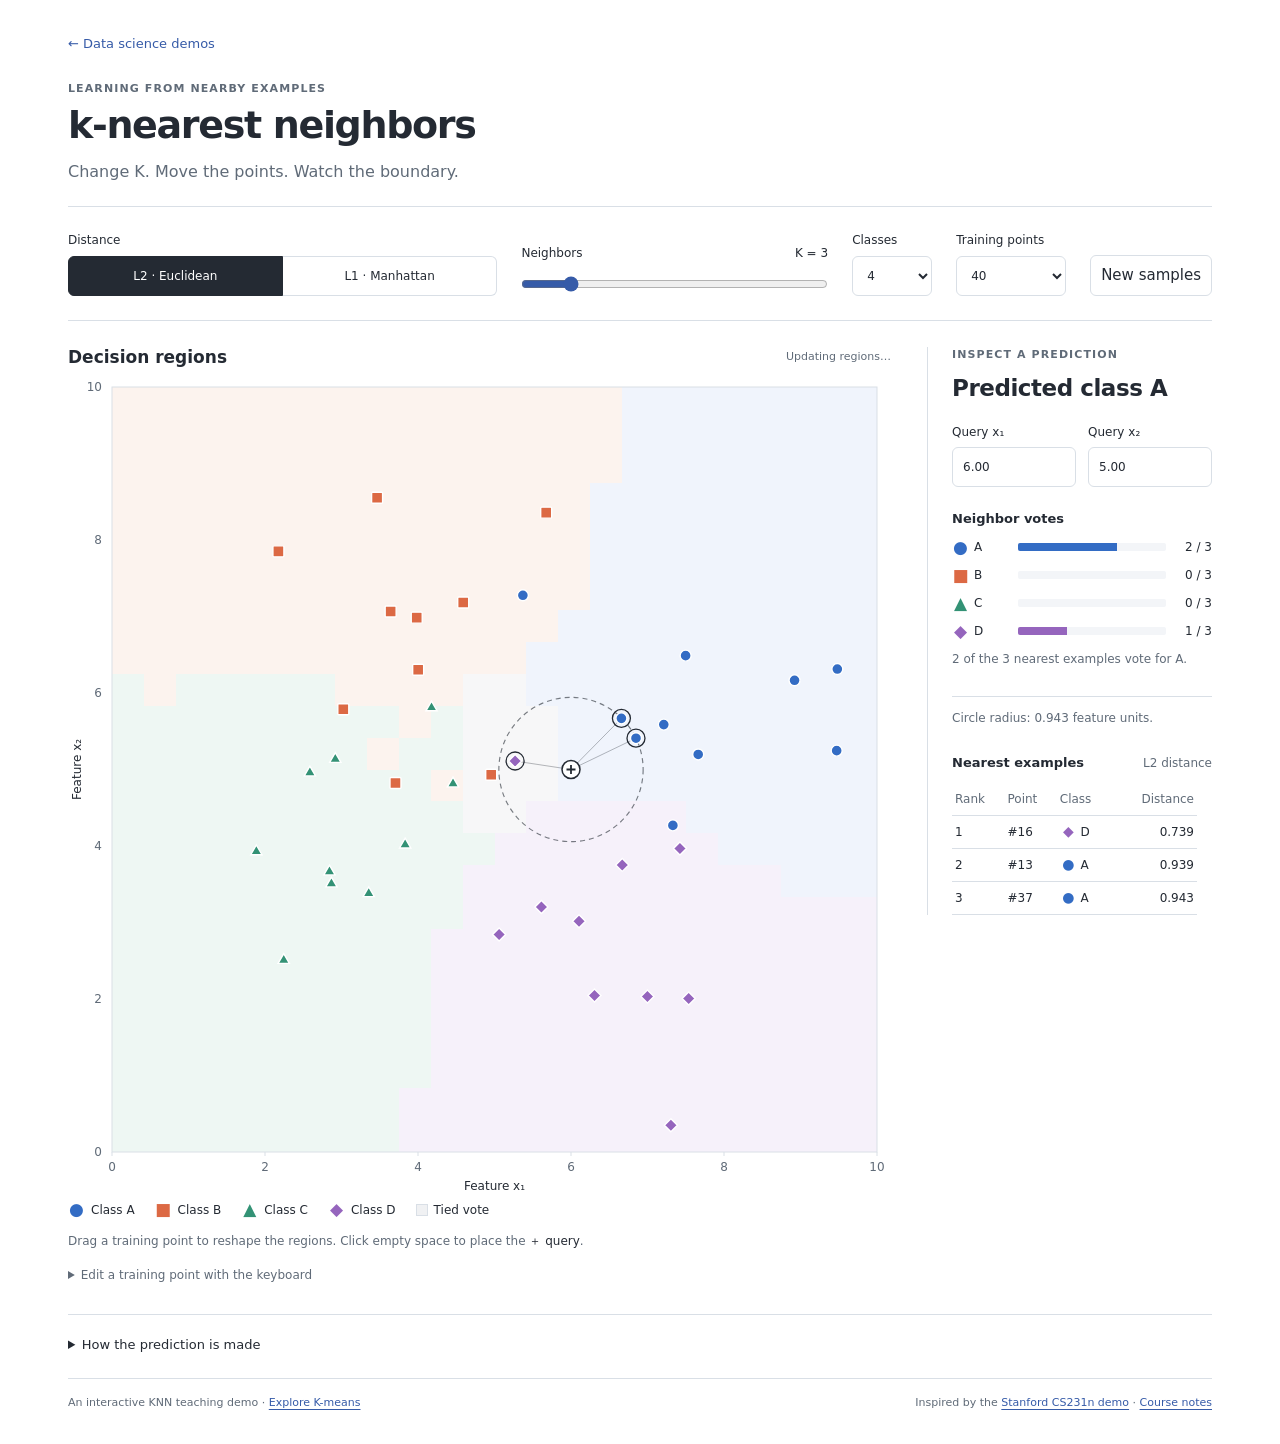
<file: demo/knn/index.html>
<!doctype html>
<html lang="en">
<head>
  <meta charset="utf-8">
  <meta name="viewport" content="width=device-width,initial-scale=1">
  <meta name="description" content="Explore k-nearest neighbors: drag training points, change K and distance metrics, and see decision regions and individual neighbor votes update live.">
  <title>K-Nearest Neighbors Explorer</title>
  <link rel="stylesheet" href="style.css">
  <script defer src="model.js"></script>
  <script defer src="app.js"></script>
</head>
<body>
<main>
  <header>
    <a class="back" href="../datascience/">← Data science demos</a>
    <div class="eyebrow">Learning from nearby examples</div>
    <h1>k-nearest neighbors</h1>
    <p class="intro">Change K. Move the points. Watch the boundary.</p>
  </header>
  <section class="controls" aria-label="Classifier settings">
    <fieldset class="metric"><legend>Distance</legend><div class="segmented"><label><input type="radio" name="metric" value="l2" checked><span>L2 · Euclidean</span></label><label><input type="radio" name="metric" value="l1"><span>L1 · Manhattan</span></label></div></fieldset>
    <label class="k-control" for="k">Neighbors <span class="value">K = <output id="k-value">3</output></span><input id="k" type="range" min="1" max="15" step="1" value="3"></label>
    <label for="classes">Classes<select id="classes"><option>2</option><option>3</option><option selected>4</option><option>5</option></select></label>
    <label for="count">Training points<select id="count"><option>20</option><option>30</option><option selected>40</option><option>50</option><option>60</option><option>80</option><option>100</option></select></label>
    <button id="resample" type="button">New samples</button>
  </section>
  <div class="explorer">
    <section class="map-section" aria-label="Decision regions and training data">
      <div class="plot-heading"><h2>Decision regions</h2><span id="map-status" class="small" role="status"></span></div>
      <div id="plot"><canvas id="regions" aria-hidden="true"></canvas><svg id="points" role="img" aria-label="Colored KNN decision regions, labeled training points and a query point"></svg></div>
      <div id="legend" class="legend" aria-label="Class legend"></div>
      <p class="hint">Drag a training point to reshape the regions. Click empty space to place the <strong>＋ query</strong>.</p>
      <details class="point-editor"><summary>Edit a training point with the keyboard</summary><div class="edit-fields"><label>Point<select id="edit-point"></select></label><label>x₁<input id="edit-x" type="number" min="0" max="10" step="0.1"></label><label>x₂<input id="edit-y" type="number" min="0" max="10" step="0.1"></label></div></details>
    </section>
    <aside aria-label="Prediction for the query point">
      <div class="query-heading"><span class="eyebrow">Inspect a prediction</span><h2 id="prediction">Query prediction</h2></div>
      <div class="query-fields"><label>Query x₁<input id="query-x" type="number" min="0" max="10" step="0.1" value="6"></label><label>Query x₂<input id="query-y" type="number" min="0" max="10" step="0.1" value="5"></label></div>
      <h3>Neighbor votes</h3>
      <div id="votes"></div>
      <p id="vote-summary" class="small"></p>
      <p id="neighborhood" class="small"></p>
      <div class="neighbors-heading"><h3>Nearest examples</h3><span class="small" id="distance-label">L2 distance</span></div>
      <div class="neighbor-scroll"><table aria-label="The K nearest training examples"><thead><tr><th scope="col">Rank</th><th scope="col">Point</th><th scope="col">Class</th><th scope="col" class="numeric">Distance</th></tr></thead><tbody id="neighbors"></tbody></table></div>
      <span id="announcement" class="sr-only" aria-live="polite"></span>
    </aside>
  </div>
  <details class="explanation"><summary>How the prediction is made</summary>
    <div class="explanation-grid"><p><strong>1. Measure distance.</strong> L2 is straight-line distance: √(Δx₁² + Δx₂²). L1 is the sum of coordinate differences: |Δx₁| + |Δx₂|. Both axes use the same units and scale.</p><p><strong>2. Find K neighbors.</strong> The dashed circle (L2) or diamond (L1) reaches the Kth neighbor. Exactly K examples vote, with equal weight.</p><p><strong>3. Count the votes.</strong> The class with the most votes wins. Equal largest vote counts are shown as a neutral tie. Equal distances are ordered by point ID, so the choice at the Kth position is reproducible.</p></div>
    <p class="small">Background colors are a sampled view of predictions across the plane; the query and neighbor distances are calculated exactly. A vote fraction is not a calibrated probability. Small K can follow individual examples closely; larger K can smooth away local structure. Changes are kept until you reload. Changing class count, point count, or New samples generates a new dataset.</p>
  </details>
  <footer><span>An interactive KNN teaching demo · <a href="../kmeans/">Explore K-means</a></span><span>Inspired by the <a href="https://vision.stanford.edu/teaching/cs231n-demos/knn/">Stanford CS231n demo</a> · <a href="https://cs231n.github.io/classification/">Course notes</a></span></footer>
</main>
<noscript>This demo needs JavaScript to calculate neighbors and draw decision regions.</noscript>
</body>
</html>
</file>
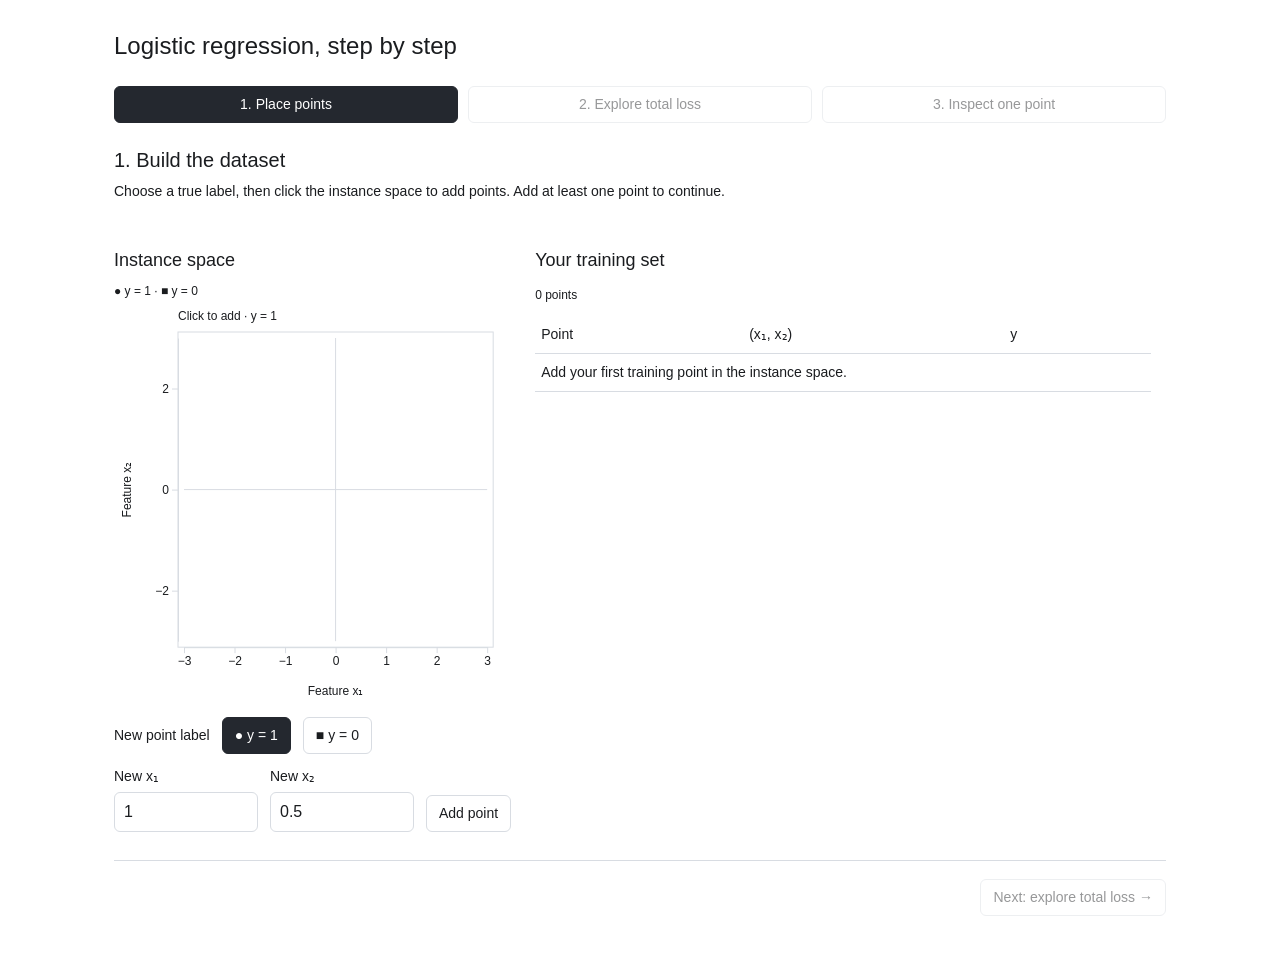
<file: demo/logistic-regression/index.html>
<!doctype html>
<html lang="en">
<head>
  <meta charset="utf-8">
  <meta name="viewport" content="width=device-width, initial-scale=1">
  <meta name="description" content="Build a labeled dataset, explore total logistic regression loss, and follow a single prediction from position to probability and loss.">
  <title>Logistic Regression Explorer</title>
  <link rel="icon" href="data:,">
  <link rel="stylesheet" href="./styles.css">
  <link rel="stylesheet" href="./charts.css">
  <script src="./vendor/d3.v7.9.0.min.js" defer></script>
  <script src="./app.js" defer></script>
</head>
<body>
<main id="logistic-explorer" data-step="1">
  <h1>Logistic regression, step by step</h1>
  <nav class="step-navigation" aria-label="Teaching steps">
    <button type="button" class="btn step-button" data-step="1" aria-current="step">1. Place points</button>
    <button type="button" class="btn step-button" data-step="2" disabled>2. Explore total loss</button>
    <button type="button" class="btn step-button" data-step="3" disabled>3. Inspect one point</button>
  </nav>
  <header class="step-introduction">
    <h2 id="step-heading">1. Build the dataset</h2>
    <p id="step-description">Choose a true label, then click the instance space to add points. Add at least one point to continue.</p>
  </header>
  <div class="lesson-layout">
    <section class="instance-space" aria-labelledby="position-heading">
      <h3 id="position-heading">Instance space</h3>
      <div class="space-caption text-small" id="space-caption">● y = 1 · ■ y = 0</div>
      <svg class="plot" id="position-plot" role="img" aria-label="Empty instance space. Click to add a labeled training point, or use the coordinate fields below."></svg>
      <div id="placement-controls">
        <div class="viz-controls">
          <span>New point label</span>
          <button type="button" class="btn" id="training-one" aria-pressed="true">● y = 1</button>
          <button type="button" class="btn" id="training-zero" aria-pressed="false">■ y = 0</button>
        </div>
        <form id="training-form">
          <div class="coordinates">
            <label class="form-label">New x₁ <input class="form-control" id="training-x1" type="number" min="-3" max="3" step="any" value="1" required></label>
            <label class="form-label">New x₂ <input class="form-control" id="training-x2" type="number" min="-3" max="3" step="any" value="0.5" required></label>
            <button type="submit" class="btn">Add point</button>
          </div>
        </form>
      </div>
      <div id="line-controls" hidden>
        <label class="form-label">Line angle: <output id="angle-value" class="tabular-nums">−45°</output>
          <input class="form-range" id="line-angle" type="range" min="-180" max="180" step="1" value="-45">
        </label>
        <label class="form-label">Line offset: <output id="offset-value" class="tabular-nums">0.00</output>
          <input class="form-range" id="line-offset" type="range" min="-2.5" max="2.5" step="0.05" value="0">
        </label>
      </div>
      <div id="probe-controls" hidden>
        <div class="readout tabular-nums"><span id="selected-score-label">Selected-class score s</span> = <strong id="score-value"></strong></div>
        <div class="coordinates">
          <label class="form-label">Copy x₁ <input class="form-control" id="feature-one" type="number" min="-3" max="3" step="any" value="1"></label>
          <label class="form-label">Copy x₂ <input class="form-control" id="feature-two" type="number" min="-3" max="3" step="any" value="0.5"></label>
        </div>
        <div class="detail text-small tabular-nums" id="distance-value"></div>
      </div>
    </section>
    <div class="lesson-detail">
      <section id="dataset-panel" aria-labelledby="dataset-heading">
        <h3 id="dataset-heading">Your training set</h3>
        <p class="text-small" id="dataset-count">0 points</p>
        <div id="loss-summary" hidden>
          <div class="total-label">Total training loss · Σ Lᵢ</div>
          <output class="total-value tabular-nums" id="total-loss">0.0000</output>
          <p class="text-small">Each row contributes to this sum. Move the line and compare.</p>
        </div>
        <div class="table-responsive training-table-scroll" role="region" aria-label="Scrollable training points table" tabindex="0">
          <table class="table table-sm tabular-nums">
            <caption class="sr-only" id="table-caption">Labeled training points</caption>
            <thead id="training-header"></thead>
            <tbody id="training-rows"></tbody>
          </table>
        </div>
      </section>
      <section id="inspection-panel" aria-labelledby="inspection-heading" hidden>
        <h3 id="inspection-heading">Follow one prediction</h3>
        <div class="inspection-selection">
          <label class="form-label">Training point
            <select class="form-control" id="point-select" aria-label="Training point to inspect"></select>
          </label>
          <button type="button" class="btn" id="reset-copy">Return copy to original</button>
        </div>
        <p id="copy-description" class="text-small"></p>
        <div class="true-class-summary">
          <div id="true-class-label"></div>
          <strong class="true-class-value tabular-nums" id="true-class-value"></strong>
          <div id="true-class-loss" class="text-small tabular-nums"></div>
        </div>
        <div class="computation-plots">
          <section aria-labelledby="probability-heading">
            <h3 id="probability-heading">Score → selected class</h3>
            <div class="text-small" id="probability-formula">q = 1 / (1 + e<sup>−s</sup>)</div>
            <div class="readout tabular-nums"><span id="selected-probability-label"></span> = <strong id="probability-value"></strong></div>
            <div class="readout tabular-nums"><span id="other-probability-label"></span> = <strong id="other-probability-value"></strong></div>
            <svg class="plot" id="probability-plot" role="img" aria-label="Sigmoid maps the selected-class score to the probability of the selected class"></svg>
          </section>
          <section aria-labelledby="loss-heading">
            <h3 id="loss-heading">Score → loss</h3>
            <div class="text-small" id="loss-formula"></div>
            <div class="readout tabular-nums">Copy loss = <strong id="loss-value"></strong></div>
            <div class="readout text-small" id="loss-explanation"></div>
            <svg class="plot" id="loss-plot" role="img" aria-label="Log loss of the exploration copy for its fixed true label"></svg>
          </section>
        </div>
        <div class="text-small tabular-nums detail" id="logodds-value"></div>
        <div class="training-context">
          <div id="original-loss" class="text-small tabular-nums"></div>
          <div id="inspection-total" class="text-small tabular-nums"></div>
        </div>
      </section>
    </div>
  </div>
  <footer class="step-footer">
    <button type="button" class="btn" id="previous-step" hidden>Back</button>
    <button type="button" class="btn" id="next-step" disabled>Next: explore total loss →</button>
  </footer>
  <div class="sr-only" id="accessible-status" aria-live="polite"></div>
  <noscript>This visualization needs JavaScript enabled in your browser.</noscript>
</main>
</body>
</html>
</file>
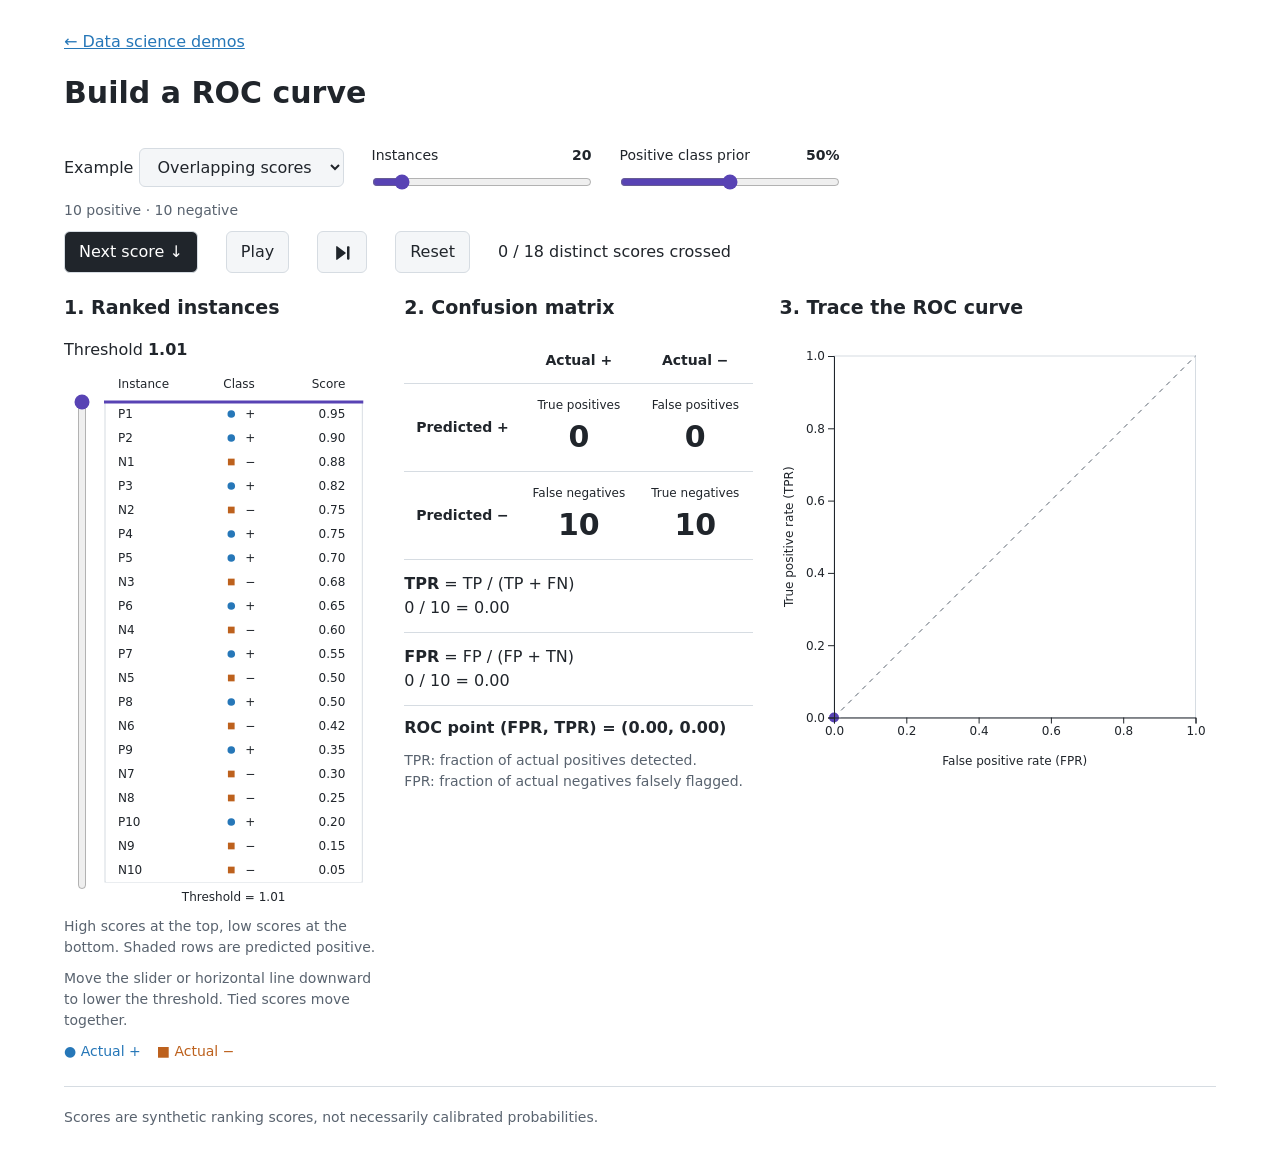
<file: demo/roc/index.html>
<!doctype html>
<html lang="en"><head><meta charset="utf-8"><meta name="viewport" content="width=device-width,initial-scale=1"><title>ROC Curve Explorer</title><link rel="stylesheet" href="style.css?v=54ba9758abe6"><script defer src="vendor/d3.v7.9.0.min.js"></script><script defer src="model.js?v=5f8dbf2663c9"></script><script defer src="app.js?v=dbc935a637da"></script></head>
<body><main>
<header><a href="../datascience/">← Data science demos</a><h1>Build a ROC curve</h1></header>
<section class="lesson-controls" aria-label="Threshold controls"><div class="row"><label>Example <select id="example"><option value="random">Random baseline</option><option value="overlap" selected>Overlapping scores</option><option value="strong">Stronger classifier</option><option value="perfect">Perfect ranking</option><option value="reversed">Reversed ranking</option></select></label><label class="data-control" for="sample-size">Instances <output id="sample-size-value">20</output><input id="sample-size" type="range" min="10" max="100" step="10" value="20"></label><label class="data-control" for="positive-share">Positive class prior <output id="positive-share-value">50%</output><input id="positive-share" type="range" min="10" max="90" step="10" value="50"></label></div><p id="class-counts" class="small"></p>
<div class="row controls"><button id="next" class="primary">Next score ↓</button><button id="play">Play</button><button id="complete" aria-label="Complete ROC curve" title="Complete ROC curve immediately"><svg class="control-icon" viewBox="0 0 24 24" aria-hidden="true" focusable="false"><path d="M5 4.5a.75.75 0 0 1 1.15-.64l10 7.5a.8.8 0 0 1 0 1.28l-10 7.5A.75.75 0 0 1 5 19.5z"/><rect x="18" y="4" width="3" height="16" rx="1"/></svg></button><button id="reset">Reset</button><span id="progress"></span></div></section>
<div class="lesson-grid">
<section aria-labelledby="scores-title"><h2 id="scores-title">1. Ranked instances</h2><label class="threshold-label" for="threshold">Threshold <strong id="threshold-value">1.01</strong></label><div id="instance-scroll"><div class="instance-controls"><div class="threshold-rail"><input id="threshold" type="range" min="0" max="20" step="1" value="0" aria-orientation="vertical"></div><svg id="scores" role="img" aria-label="Ranked instances and horizontal threshold"></svg></div></div><p class="small">High scores at the top, low scores at the bottom. Shaded rows are predicted positive.</p><p class="small">Move the slider or horizontal line downward to lower the threshold. Tied scores move together.</p><div class="legend"><span class="positive">● Actual +</span><span class="negative">■ Actual −</span></div></section>

<section aria-labelledby="matrix-title"><h2 id="matrix-title">2. Confusion matrix</h2><table aria-labelledby="matrix-title"><thead><tr><th></th><th>Actual +</th><th>Actual −</th></tr></thead><tbody><tr><th>Predicted +</th><td><span>True positives</span><strong id="tp"></strong></td><td><span>False positives</span><strong id="fp"></strong></td></tr><tr><th>Predicted −</th><td><span>False negatives</span><strong id="fn"></strong></td><td><span>True negatives</span><strong id="tn"></strong></td></tr></tbody></table>
<div class="formula"><b>TPR</b> = TP / (TP + FN)<br><span id="tpr-calculation"></span></div><div class="formula"><b>FPR</b> = FP / (FP + TN)<br><span id="fpr-calculation"></span></div><p id="coordinate" class="coordinate"></p><p class="small">TPR: fraction of actual positives detected.<br>FPR: fraction of actual negatives falsely flagged.</p></section>
<section aria-labelledby="roc-title"><h2 id="roc-title">3. Trace the ROC curve</h2><svg id="roc" role="img" aria-label="ROC curve"></svg></section>
</div><footer>Scores are synthetic ranking scores, not necessarily calibrated probabilities.</footer>
</main></body></html>
</file>
<file: demo/kmeans/style.css>
:root{color-scheme:light dark;--bg:#fff;--fg:#242a33;--muted:#606b78;--border:#d9dfe6;--surface:#f3f5f8;--accent:#365ba8;--a:#336cc4;--b:#dc6944;--c:#339275;--d:#9565bd;--e:#aa8c22;--f:#b64b83;--neutral:#8b96a4;--map-a:#e7eefb;--map-b:#fcece5;--map-c:#e5f3ec;--map-d:#f0e9f8;--map-e:#f7f2da;--map-f:#f8e7f0}
@media(prefers-color-scheme:dark){:root{--bg:#181c22;--fg:#edf1f7;--muted:#aeb9c9;--border:#3c4655;--surface:#242b35;--accent:#a0baff;--a:#85b4ff;--b:#ffa27f;--c:#72d2ad;--d:#c5a1ef;--e:#e1c760;--f:#f79cc5;--neutral:#98a7bb;--map-a:#26364e;--map-b:#45302c;--map-c:#223c35;--map-d:#372d48;--map-e:#3e3825;--map-f:#422d3c}}
*{box-sizing:border-box}body{margin:0;background:var(--bg);color:var(--fg);font:15px/1.5 system-ui,-apple-system,BlinkMacSystemFont,"Segoe UI",sans-serif}main{max-width:1200px;margin:auto;padding:32px 28px}a{color:var(--accent);text-underline-offset:3px}.back{font-size:13px;text-decoration:none}.eyebrow{display:block;color:var(--muted);font-size:11px;letter-spacing:.1em;text-transform:uppercase;font-weight:600}header>.eyebrow{margin-top:26px}h1{font-size:38px;line-height:1.15;letter-spacing:-.035em;font-weight:600;margin:7px 0 12px}.intro{color:var(--muted);font-size:16px;margin:0}h2{font-size:17px;font-weight:600;margin:0}h3{font-size:13px;font-weight:600;margin:0}p{margin:10px 0}button,input,select{font:inherit;color:var(--fg)}button,select,input[type=number]{background:var(--bg);border:1px solid var(--border);border-radius:6px;padding:8px 10px;min-height:40px}button{cursor:pointer}button:hover{background:var(--surface)}button:disabled{opacity:.45;cursor:default}button.primary{background:var(--fg);color:var(--bg);border-color:var(--fg)}button.primary:hover{opacity:.88}input[type=number]{width:100%;font-variant-numeric:tabular-nums}input[type=range]{display:block;width:100%;accent-color:var(--accent);margin:12px 0 2px;min-height:20px}input[type=checkbox]{accent-color:var(--accent);margin:0;width:14px;height:14px}button:focus-visible,input:focus-visible,select:focus-visible,summary:focus-visible{outline:3px solid var(--accent);outline-offset:3px}label{display:block;font-size:12px;font-weight:500}select{display:block;width:100%;margin-top:7px;min-width:0}.controls{display:grid;grid-template-columns:minmax(160px,1fr) minmax(150px,1fr) 80px minmax(150px,1fr) auto;gap:24px;align-items:end;padding:24px 0;margin:22px 0;border-top:1px solid var(--border);border-bottom:1px solid var(--border)}.value{float:right;font-variant-numeric:tabular-nums}.explorer{display:grid;grid-template-columns:minmax(0,1fr) 300px;gap:36px;align-items:start}.map-section{min-width:0}.plot-heading{display:flex;justify-content:space-between;align-items:center;gap:8px;min-height:30px}.small,.hint{font-size:12px;color:var(--muted)}#plot{display:block;width:100%;aspect-ratio:1;touch-action:none;overflow:hidden;user-select:none}#plot .data-point,#plot .centroid{cursor:grab}#plot.dragging,#plot.dragging .data-point,#plot.dragging .centroid{cursor:grabbing}svg text{font-family:system-ui,sans-serif;fill:var(--muted)}#plot .centroid-label{font-weight:700;fill:var(--bg);font-size:13px;pointer-events:none}#plot .tick{font-size:12px}#plot .axis-title{font-size:13px;fill:var(--fg)}.plot-options{display:flex;flex-wrap:wrap;gap:9px 18px;margin:8px 0 13px}.plot-options label{display:flex;align-items:center;gap:6px;font-size:11px;cursor:pointer}.hint{max-width:630px}.hint strong{font-weight:500;color:var(--fg)}aside{border-left:1px solid var(--border);padding-left:24px;min-width:0;margin-top:4px}.stage-heading h2{font-size:23px;letter-spacing:-.025em;line-height:1.25;margin:8px 0 12px}.stage-heading p{color:var(--muted);font-size:13px;min-height:59px}.phase-strip{display:flex;gap:4px;margin:20px 0 14px;font-size:11px}.phase-strip span{flex:1;text-align:center;padding:7px 3px;border-bottom:2px solid var(--border);color:var(--muted)}.phase-strip .active{color:var(--accent);border-color:var(--accent);background:var(--surface)}.phase-strip .complete{color:var(--c);border-color:var(--c)}.run-controls{display:grid;grid-template-columns:1fr 80px;gap:8px}.run-controls button{font-size:12px;font-weight:600;padding:10px 6px}.secondary-controls{display:flex;gap:8px;margin-top:9px}.secondary-controls button{flex:1;font-size:11px;padding:7px 5px;min-height:34px}.speed-label{display:flex;align-items:center;gap:12px;margin-top:12px;color:var(--muted);font-size:11px}.speed-label select{margin:0;font-size:11px;min-height:32px;padding:5px;flex:1}.stats{display:grid;grid-template-columns:1fr 1fr;margin-top:22px;padding-top:18px;border-top:1px solid var(--border)}.stats span{display:block;font-size:11px}.stats strong{font-size:25px;font-weight:500;font-variant-numeric:tabular-nums;letter-spacing:-.03em}#progress-detail{min-height:36px;margin:6px 0 16px}.chart-heading,.cluster-heading{display:flex;justify-content:space-between;align-items:baseline;gap:8px}.chart-heading span,.cluster-heading span{font-size:10px}#history{display:block;width:100%;height:auto;margin-top:5px}#history text{font-size:10px}#history-note{font-size:10px;margin:0 0 20px;min-height:15px}.cluster-row{display:grid;grid-template-columns:22px 1fr 35px;gap:10px;align-items:center;margin-top:12px}.cluster-key{display:flex;align-items:center;justify-content:center;width:21px;height:21px;border-radius:50%;font-size:11px;font-weight:700;color:var(--bg)}.cluster-bar{height:5px;background:var(--surface);margin-top:4px;border-radius:2px;overflow:hidden}.cluster-fill{height:100%}.cluster-coord{font-size:10px;color:var(--muted);font-variant-numeric:tabular-nums}.cluster-count{text-align:right;font-size:12px;font-variant-numeric:tabular-nums}.point-editor{font-size:12px;color:var(--muted);margin-top:16px}summary{cursor:pointer}.edit-fields{display:grid;grid-template-columns:1.5fr 1fr 1fr;gap:10px;margin-top:12px}.edit-fields input,.edit-fields select{margin-top:6px}.takeaway{border-left:2px solid var(--accent);background:var(--surface);padding:14px 18px;margin:30px 0 24px}.takeaway p{font-size:13px;margin:5px 0 0}.explanation{padding-top:20px;border-top:1px solid var(--border);font-size:13px;margin-bottom:26px}.explanation-grid{display:grid;grid-template-columns:repeat(3,1fr);gap:24px;color:var(--muted);margin-top:10px}.explanation strong{font-weight:600;color:var(--fg)}.explanation>p{color:var(--muted);max-width:1000px}footer{display:flex;justify-content:space-between;flex-wrap:wrap;gap:8px 20px;color:var(--muted);font-size:11px;border-top:1px solid var(--border);padding-top:16px}.sr-only{position:absolute;width:1px;height:1px;padding:0;margin:-1px;overflow:hidden;clip:rect(0,0,0,0);white-space:nowrap;border:0}[hidden]{display:none!important}
@media(max-width:1050px){.controls{gap:16px;grid-template-columns:minmax(140px,1fr) minmax(150px,1fr) 75px minmax(150px,1fr)}.controls>button{grid-column:4}.explorer{gap:22px;grid-template-columns:minmax(0,1fr) 270px}aside{padding-left:18px}}
@media(max-width:760px){main{padding:22px 16px}.explorer{grid-template-columns:1fr}.controls{grid-template-columns:minmax(0,1fr) minmax(0,1fr);gap:18px 16px}.k-control{grid-column:1/-1}.controls>button{grid-column:auto}.explorer aside{border-left:0;border-top:1px solid var(--border);padding:22px 0 0}.stage-heading p{min-height:0}.explanation-grid{grid-template-columns:1fr;gap:0}h1{font-size:31px}header>.eyebrow{margin-top:20px}#history{max-height:150px}.plot-options{gap:10px 12px}.plot-heading .small{font-size:10px}.takeaway{margin-top:25px}.stats strong{font-size:27px}}
@media(pointer:coarse){button,select,input[type=number]{min-height:44px;font-size:16px}input[type=range]{min-height:32px}.plot-options label{min-height:30px}}
@media(prefers-reduced-motion:reduce){*{transition:none!important;animation:none!important}}
@media(max-width:760px){#plot .tick,#plot .axis-title{font-size:20px}#plot .centroid-label{font-size:22px}#plot .centroid circle:nth-of-type(1){r:26px}#plot .centroid circle:nth-of-type(2){r:20px}#plot .centroid circle:nth-of-type(3){r:22px}}
</file>
<file: demo/knn/style.css>
:root{color-scheme:light dark;--bg:#fff;--fg:#242a33;--muted:#606b78;--border:#d9dfe6;--surface:#f3f5f8;--accent:#365ba8;--a:#336cc4;--b:#dc6944;--c:#339275;--d:#9565bd;--e:#aa8c22;--map-a:#e2eafa;--map-b:#fbe8df;--map-c:#dff0e8;--map-d:#eee5f7;--map-e:#f5efcf;--map-tie:#f0f1f3}
@media(prefers-color-scheme:dark){:root{--bg:#181c22;--fg:#edf1f7;--muted:#aeb9c9;--border:#3c4655;--surface:#242b35;--accent:#a0baff;--a:#85b4ff;--b:#ffa27f;--c:#72d2ad;--d:#c5a1ef;--e:#e1c760;--map-a:#26364e;--map-b:#45302c;--map-c:#223c35;--map-d:#372d48;--map-e:#3e3825;--map-tie:#252a32}}
*{box-sizing:border-box}body{margin:0;background:var(--bg);color:var(--fg);font:15px/1.5 system-ui,-apple-system,BlinkMacSystemFont,"Segoe UI",sans-serif}main{max-width:1200px;margin:auto;padding:32px 28px}a{color:var(--accent);text-underline-offset:3px}.back{font-size:13px;text-decoration:none}.eyebrow{display:block;color:var(--muted);font-size:11px;letter-spacing:.1em;text-transform:uppercase;font-weight:600}header>.eyebrow{margin-top:26px}h1{font-size:38px;line-height:1.15;letter-spacing:-.035em;font-weight:600;margin:7px 0 12px}.intro{color:var(--muted);font-size:16px;margin:0}h2{font-size:17px;font-weight:600;margin:0}h3{font-size:13px;font-weight:600;margin:22px 0 10px}p{margin:10px 0}button,input,select{font:inherit;color:var(--fg)}button,select,input[type=number]{background:var(--bg);border:1px solid var(--border);border-radius:6px;padding:8px 10px;min-height:40px}button{cursor:pointer}button:hover{background:var(--surface)}button:active{transform:translateY(1px)}input[type=number]{width:100%;font-variant-numeric:tabular-nums}input[type=range]{display:block;width:100%;accent-color:var(--accent);margin:12px 0 2px;min-height:20px}button:focus-visible,input:focus-visible,select:focus-visible,summary:focus-visible{outline:3px solid var(--accent);outline-offset:3px}label{display:block;font-size:12px;font-weight:500}select{display:block;width:100%;margin-top:7px}fieldset{padding:0;border:0;margin:0;min-width:0}legend{font-size:12px;font-weight:500;padding:0;margin-bottom:7px}.controls{display:grid;grid-template-columns:minmax(230px,1.4fr) minmax(160px,1fr) 80px 110px auto;gap:24px;align-items:end;padding:24px 0;margin:22px 0 22px;border-top:1px solid var(--border);border-bottom:1px solid var(--border)}.segmented{display:flex}.segmented label{position:relative;cursor:pointer;flex:1}.segmented input{position:absolute;opacity:0;width:1px;height:1px}.segmented span{display:block;border:1px solid var(--border);padding:10px 10px;text-align:center;white-space:nowrap}.segmented label:first-child span{border-radius:6px 0 0 6px}.segmented label:last-child span{border-left:0;border-radius:0 6px 6px 0}.segmented input:checked+span{background:var(--fg);color:var(--bg);border-color:var(--fg)}.segmented input:focus-visible+span{outline:3px solid var(--accent);outline-offset:3px}.value{float:right;font-variant-numeric:tabular-nums}.explorer{display:grid;grid-template-columns:minmax(0,1fr) 285px;gap:36px;align-items:start}.map-section{min-width:0}.plot-heading{display:flex;justify-content:space-between;align-items:center;gap:8px;min-height:30px}#map-status{font-size:11px}#plot{width:100%;position:relative;aspect-ratio:1}#regions{position:absolute;image-rendering:pixelated;pointer-events:none;transition:opacity .12s}#plot[data-updating=true] #regions{opacity:.5}#points{display:block;width:100%;height:100%;touch-action:none;cursor:crosshair;position:relative}#points text{font:12px system-ui,sans-serif;fill:var(--muted)}#points .axis-title{fill:var(--fg)}.legend{display:flex;flex-wrap:wrap;gap:8px 20px;font-size:12px;margin:5px 0 13px}.legend span{display:inline-flex;align-items:center;gap:6px}.symbol{display:inline-flex;width:17px;justify-content:center;font-size:17px;line-height:1}.legend .tie-swatch{width:12px;height:12px;background:var(--map-tie);border:1px solid var(--border)}.small,.hint{font-size:12px;color:var(--muted)}.hint{max-width:640px}.hint strong{font-weight:500;color:var(--fg)}aside{border-left:1px solid var(--border);padding-left:24px;margin-top:4px;min-width:0}.query-heading h2{font-size:23px;letter-spacing:-.02em;margin:8px 0 17px}.query-fields{display:grid;grid-template-columns:1fr 1fr;gap:12px}.query-fields input{margin-top:6px}.vote-row{display:grid;grid-template-columns:56px 1fr 36px;gap:10px;align-items:center;font-size:12px;margin:10px 0}.vote-label{display:flex;gap:5px;align-items:center}.vote-bar{height:8px;background:var(--surface);border-radius:2px;overflow:hidden}.vote-fill{height:100%;transition:width .15s}.vote-count{text-align:right;font-variant-numeric:tabular-nums}#vote-summary{min-height:36px}#neighborhood{border-top:1px solid var(--border);padding-top:12px;font-variant-numeric:tabular-nums}.neighbors-heading{display:flex;align-items:baseline;justify-content:space-between;gap:8px}.neighbors-heading h3{margin-top:16px}.neighbor-scroll{max-height:260px;overflow:auto;scrollbar-gutter:stable}table{border-collapse:collapse;width:100%;font-size:12px;font-variant-numeric:tabular-nums}th{text-align:left;font-weight:500;color:var(--muted);position:sticky;top:0;background:var(--bg)}td,th{padding:7px 3px;border-bottom:1px solid var(--border)}.numeric{text-align:right}td .symbol{font-size:14px}.point-editor{font-size:12px;color:var(--muted);margin-top:16px}summary{cursor:pointer}.edit-fields{display:grid;grid-template-columns:1.5fr 1fr 1fr;gap:10px;margin-top:12px}.edit-fields input,.edit-fields select{margin-top:6px}.explanation{margin:30px 0 24px;padding-top:20px;border-top:1px solid var(--border);font-size:13px}.explanation-grid{display:grid;grid-template-columns:repeat(3,1fr);gap:24px;color:var(--muted);margin-top:10px}.explanation strong{font-weight:600;color:var(--fg)}footer{display:flex;justify-content:space-between;flex-wrap:wrap;gap:8px 20px;color:var(--muted);font-size:11px;border-top:1px solid var(--border);padding-top:16px}.sr-only{position:absolute;width:1px;height:1px;padding:0;margin:-1px;overflow:hidden;clip:rect(0,0,0,0);white-space:nowrap;border:0}[hidden]{display:none!important}
@media(max-width:1050px){.controls{grid-template-columns:minmax(220px,1.2fr) minmax(140px,1fr) 75px 100px;gap:16px}.controls>button{grid-column:4}.explorer{gap:22px;grid-template-columns:minmax(0,1fr) 245px}aside{padding-left:18px}}
@media(max-width:760px){main{padding:22px 16px}.explorer{grid-template-columns:1fr}.controls{grid-template-columns:1fr 1fr;gap:18px 16px}.controls>button{grid-column:auto;align-self:end}.metric{grid-column:1 / -1}.k-control{grid-column:1 / -1}.explorer aside{border-left:0;border-top:1px solid var(--border);padding:22px 0 0}.query-fields{max-width:360px}.neighbor-scroll{max-height:260px}.explanation-grid{grid-template-columns:1fr;gap:0}h1{font-size:31px}header>.eyebrow{margin-top:20px}.legend{gap:8px 14px}}
@media(pointer:coarse){button,select,input[type=number]{min-height:44px;font-size:16px}input[type=range]{min-height:32px}}
@media(prefers-reduced-motion:reduce){*{transition:none!important}}
#plot{overflow:hidden}
</file>
<file: demo/logistic-regression/styles.css>
/* Standalone page theme and controls. No host application styles required. */
:root {
  color-scheme: light dark;
  --background: #ffffff;
  --foreground: #1a1c1f;
  --border: #d8dce2;
  --secondary: #f4f5f7;
  --primary: #24282f;
  --primary-foreground: #ffffff;
  --viz-series-1: #237bc5;
  --viz-series-2: #ca7021;
}
@media (prefers-color-scheme: dark) {
  :root {
    --background: #181818;
    --foreground: #eeeeee;
    --border: #45484e;
    --secondary: #282b30;
    --primary: #e8eaed;
    --primary-foreground: #181818;
    --viz-series-1: #83c3ff;
    --viz-series-2: #f59a56;
  }
}
* { box-sizing: border-box; }
body {
  margin: 0;
  color: var(--foreground);
  background: var(--background);
  font: 14px/1.5 -apple-system, BlinkMacSystemFont, "Segoe UI", sans-serif;
}
main { max-width: 1100px; margin: 0 auto; padding: 28px 24px 40px; }
h1 { font-size: 24px; margin: 0 0 10px; }
h3 { font-size: 18px; margin: 0 0 8px; }
h1, h3, strong { font-weight: 500; }
.instructions { margin: 0 0 22px; max-width: 80ch; }
.text-small { font-size: 12px; }
.tabular-nums { font-variant-numeric: tabular-nums; }
.viz-controls { display: flex; flex-wrap: wrap; align-items: center; gap: 12px; margin: 12px 0; }
.viz-controls > .form-label { flex: 1 1 240px; }
.form-label { display: block; }
.form-control {
  display: block; width: 100%; margin-top: 5px; padding: 7px 9px;
  border: 1px solid var(--border); border-radius: 6px;
  background: var(--background); color: var(--foreground); font: inherit; font-size: 16px;
}
.form-range { display: block; width: 100%; margin: 8px 0; accent-color: var(--primary); }
.btn {
  display: inline-block; padding: 7px 12px;
  border: 1px solid var(--border); border-radius: 6px;
  background: var(--background); color: var(--foreground); font: inherit;
  cursor: pointer; white-space: nowrap;
}
.btn:hover { background: var(--secondary); }
.btn[aria-pressed="true"] { background: var(--primary); color: var(--primary-foreground); border-color: var(--primary); }
.btn-ghost { border-color: transparent; }
:focus-visible { outline: 2px solid var(--viz-series-1); outline-offset: 3px; }
.table-responsive { width: 100%; overflow-x: auto; }
.table { width: 100%; border-collapse: separate; border-spacing: 0; text-align: left; }
.table th, .table td { padding: 8px 6px; border-bottom: 1px solid var(--border); vertical-align: middle; }
.table th { font-weight: 500; white-space: nowrap; }
hr { border: 0; border-top: 1px solid var(--border); margin: 26px 0 20px; }
.sr-only {
  position: absolute; width: 1px; height: 1px; padding: 0; margin: -1px;
  overflow: hidden; clip: rect(0, 0, 0, 0); white-space: nowrap; border: 0;
}
@media (max-width: 600px) {
  main { padding: 18px 12px 30px; }
  h1 { font-size: 21px; }
}
@media (pointer: coarse) {
  .btn, .form-control { min-height: 44px; }
  .form-range { min-height: 32px; }
}
</file>
<file: demo/logistic-regression/charts.css>
/* One instance-space plot stays in the same place throughout the lesson. */
#logistic-explorer [hidden] { display: none !important; }
.step-navigation { display: flex; flex-wrap: wrap; gap: 10px; margin: 22px 0; }
.step-button { flex: 1; }
.step-button[aria-current="step"] { background: var(--primary); color: var(--primary-foreground); border-color: var(--primary); }
.btn:disabled { opacity: 0.45; cursor: default; }
.step-introduction { margin-bottom: 24px; }
.step-introduction h2 { font-size: 20px; font-weight: 500; margin: 0 0 6px; }
.step-introduction p { margin: 0; max-width: 85ch; min-height: 42px; }
.lesson-layout { display: grid; grid-template-columns: minmax(0, 0.85fr) minmax(0, 1.35fr); gap: 24px; align-items: start; }
.lesson-layout > *, .computation-plots > * { min-width: 0; }
.space-caption { min-height: 22px; }
.plot { display: block; width: 100%; overflow: visible; }
.plot text { fill: var(--foreground); font-size: 12px; }
.plot .domain, .plot .tick line { stroke: var(--border); }
.readout { margin: 8px 0; min-height: 24px; }
.coordinates { display: flex; flex-wrap: wrap; gap: 12px; margin-top: 12px; align-items: end; }
.coordinates label { flex: 1; min-width: 85px; max-width: 150px; }
#position-plot { touch-action: none; }
[data-step="1"] #position-plot { cursor: crosshair; }
[data-step="3"] #position-plot { cursor: grab; }
[data-step="3"] #position-plot:active { cursor: grabbing; }
.detail { margin-top: 16px; }
#line-controls .form-label + .form-label { margin-top: 18px; }
.training-table-scroll { max-height: 320px; overflow: auto; scrollbar-gutter: stable; }
.training-table-scroll thead th { position: sticky; top: 0; z-index: 1; background: var(--background); color: var(--foreground); }
.total-label { font-weight: 500; }
.total-value { display: block; font-size: 36px; font-weight: 500; margin: 2px 0; }
#loss-summary { margin: 16px 0 20px; }
.inspection-selection { display: flex; flex-wrap: wrap; align-items: end; gap: 12px; margin: 14px 0 10px; }
.inspection-selection label { flex: 1; min-width: 150px; }
.computation-plots { display: grid; grid-template-columns: repeat(2, minmax(0, 1fr)); gap: 16px; margin-top: 20px; }
.computation-plots h3 { font-size: 16px; }
.true-class-summary { border-left: 3px solid var(--foreground); padding: 6px 0 6px 14px; margin: 16px 0; }
.true-class-value { display: block; font-size: 28px; margin: 2px 0; }
.training-context { border-top: 1px solid var(--border); margin-top: 18px; padding-top: 14px; }
.training-context > div + div { margin-top: 6px; }
.step-footer { display: flex; flex-wrap: wrap; justify-content: flex-end; gap: 12px; margin-top: 28px; padding-top: 18px; border-top: 1px solid var(--border); }
@media (max-width: 950px) {
  .computation-plots { grid-template-columns: 1fr; }
}
@media (max-width: 780px) {
  .lesson-layout { grid-template-columns: 1fr; }
  .instance-space, .lesson-detail { max-width: 520px; width: 100%; margin: 0 auto; }
  .step-button { flex: 1 1 180px; white-space: normal; }
  .step-introduction p { min-height: 0; }
}
</file>
<file: demo/roc/style.css>
:root{color-scheme:light dark;--bg:#fff;--fg:#20252b;--muted:#59636f;--border:#d6dce2;--surface:#f4f6f8;--pos:#2677b8;--neg:#bd611d;--line:#5843b4}
@media(prefers-color-scheme:dark){:root{--bg:#181b20;--fg:#eef1f5;--muted:#b5bec9;--border:#49525e;--surface:#252a32;--pos:#83c4fa;--neg:#ffb879;--line:#c4b5fd}}
*{box-sizing:border-box}body{margin:0;background:var(--bg);color:var(--fg);font:16px/1.5 system-ui,sans-serif}main{max-width:1200px;margin:auto;padding:30px 24px}h1{font-size:30px;margin:16px 0 4px}h2{font-size:20px;margin:8px 0 16px}h3{font-size:17px}p{margin:10px 0}header{margin-bottom:30px}a{color:var(--pos)}section{min-width:0;margin-bottom:24px}.row{display:flex;flex-wrap:wrap;align-items:center;justify-content:space-between;gap:12px}.legend{display:flex;flex-wrap:wrap;gap:16px;font-size:14px}.positive{color:var(--pos)}.negative{color:var(--neg)}button,select{font:inherit;padding:8px 14px;color:var(--fg);background:var(--surface);border:1px solid var(--border);border-radius:6px}button{cursor:pointer}button.primary{background:var(--fg);color:var(--bg)}button:disabled{opacity:.45;cursor:default}button:focus-visible,select:focus-visible,input:focus-visible{outline:3px solid var(--pos);outline-offset:3px}input[type=range]{width:100%;margin:16px 0;accent-color:var(--line)}.threshold-label{display:block}.controls{justify-content:flex-start}.two-column{display:grid;grid-template-columns:1fr 1fr;gap:40px}svg{display:block;width:100%;overflow:visible}svg text{font:12px system-ui,sans-serif;fill:var(--fg)}#scores{touch-action:pan-y}#scores .drag-line{cursor:ns-resize;touch-action:none}table{width:100%;border-collapse:collapse;table-layout:fixed;font-size:14px}caption{text-align:left;margin-bottom:12px;color:var(--muted)}th,td{padding:12px 6px;border-bottom:1px solid var(--border);text-align:center}td span{display:block;font-size:12px}td strong{display:block;font-size:30px;font-variant-numeric:tabular-nums}.formula{padding:12px 0;border-bottom:1px solid var(--border);font-variant-numeric:tabular-nums}.coordinate{font-weight:600;font-variant-numeric:tabular-nums}.small,footer{font-size:14px;color:var(--muted)}footer{border-top:1px solid var(--border);padding-top:20px}[hidden]{display:none!important}@media(max-width:700px){main{padding:20px 16px}.two-column{grid-template-columns:1fr;gap:12px}.legend{gap:8px}h1{font-size:26px}}

.lesson-grid{display:grid;grid-template-columns:minmax(240px,.9fr) minmax(260px,1fr) minmax(320px,1.25fr);gap:26px;align-items:start}.lesson-grid h2{font-size:19px}.lesson-controls{margin-bottom:12px}.lesson-grid #scores{touch-action:pan-y}@media(max-width:1000px){.lesson-grid{grid-template-columns:minmax(210px,.8fr) minmax(300px,1.2fr)}.lesson-grid>section:last-child{grid-column:2;grid-row:2}.lesson-grid>section:first-child{grid-row:1 / span 2}}@media(max-width:650px){.lesson-grid{display:block}}
.instance-controls{display:grid;grid-template-columns:36px minmax(0,1fr);gap:4px}.threshold-rail{position:relative}.threshold-label{font-variant-numeric:tabular-nums;margin-bottom:8px}#threshold{position:absolute;top:24px;left:4px;writing-mode:vertical-lr;direction:ltr;width:28px;height:496px;margin:0;touch-action:none}#scores{min-width:0}

.lesson-controls>.row{justify-content:flex-start;gap:28px}.data-control{width:220px;font-size:14px}.data-control output{float:right;font-weight:600;font-variant-numeric:tabular-nums}.data-control input[type=range]{display:block;margin:8px 0 0}#instance-scroll{max-height:536px;overflow-y:auto;scrollbar-gutter:stable}

button .control-icon{display:inline-block;width:20px;height:20px;vertical-align:middle;fill:currentColor;overflow:hidden}
</file>
